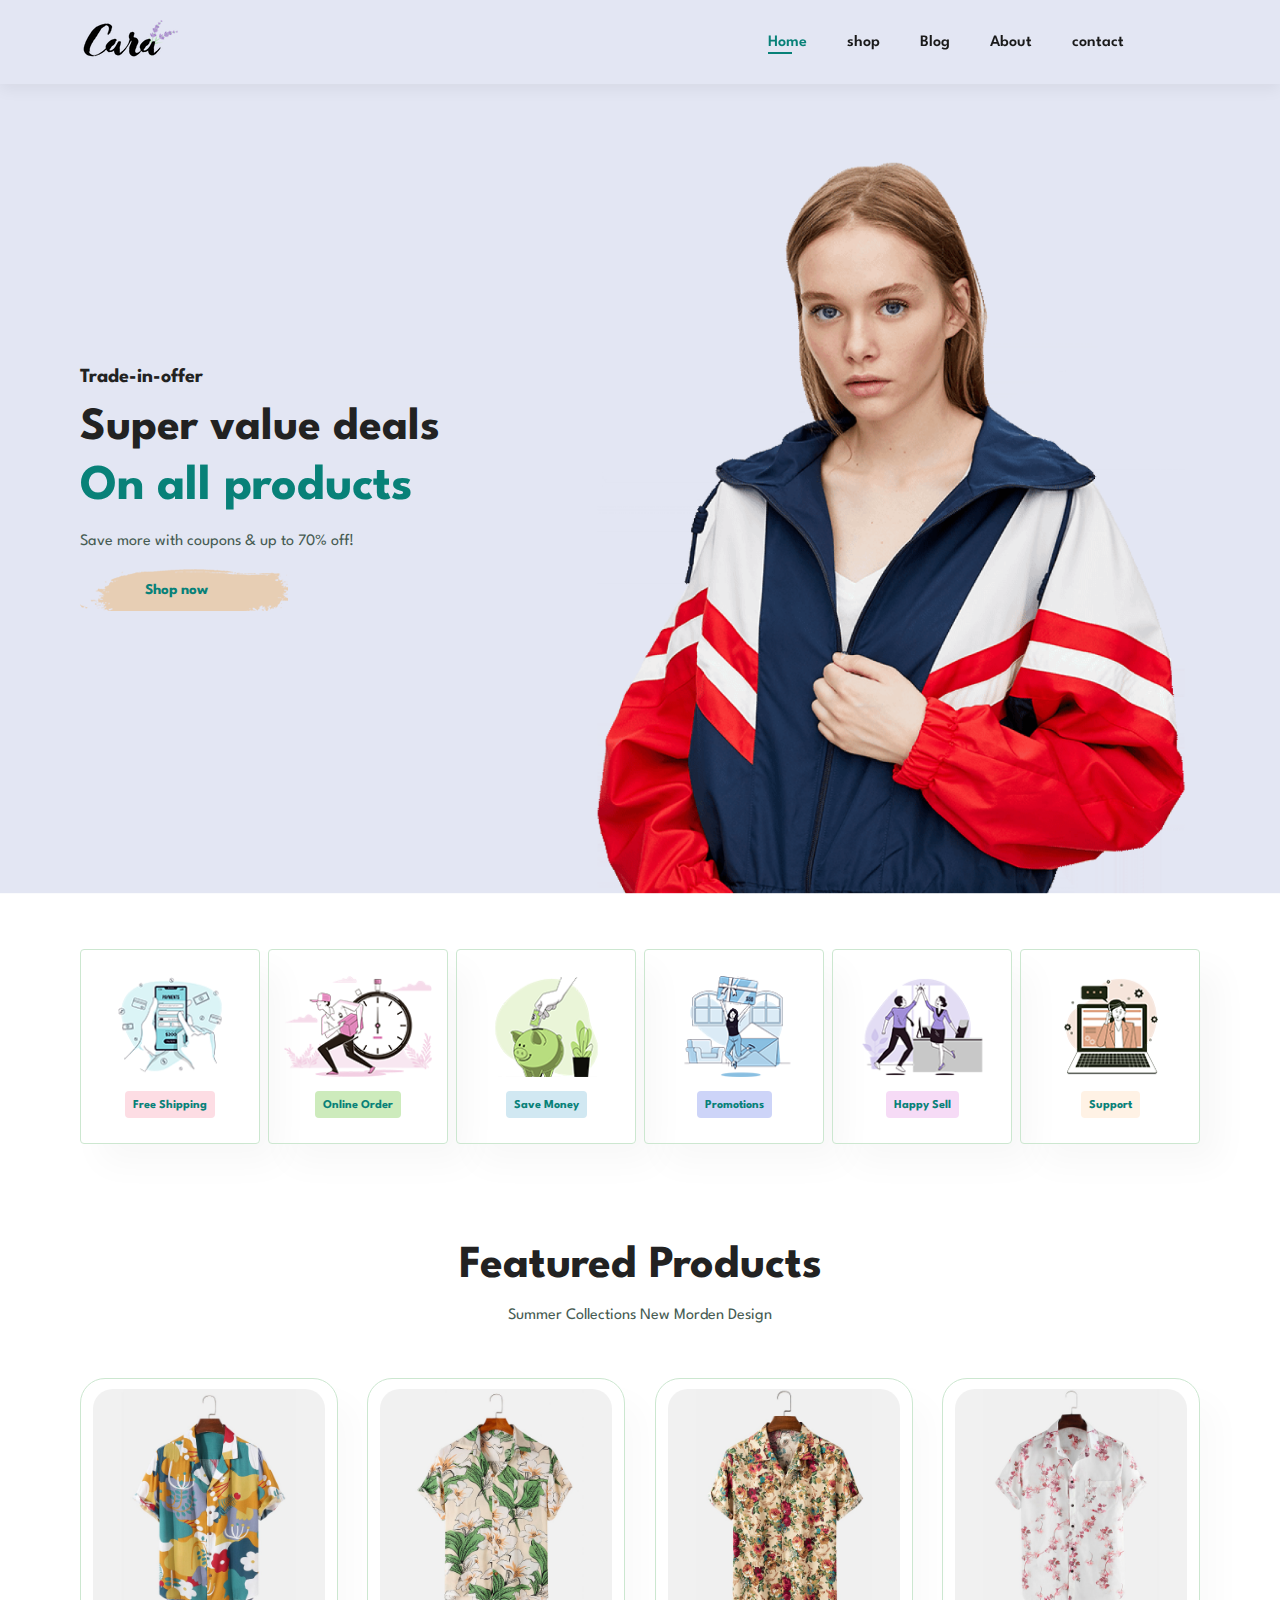
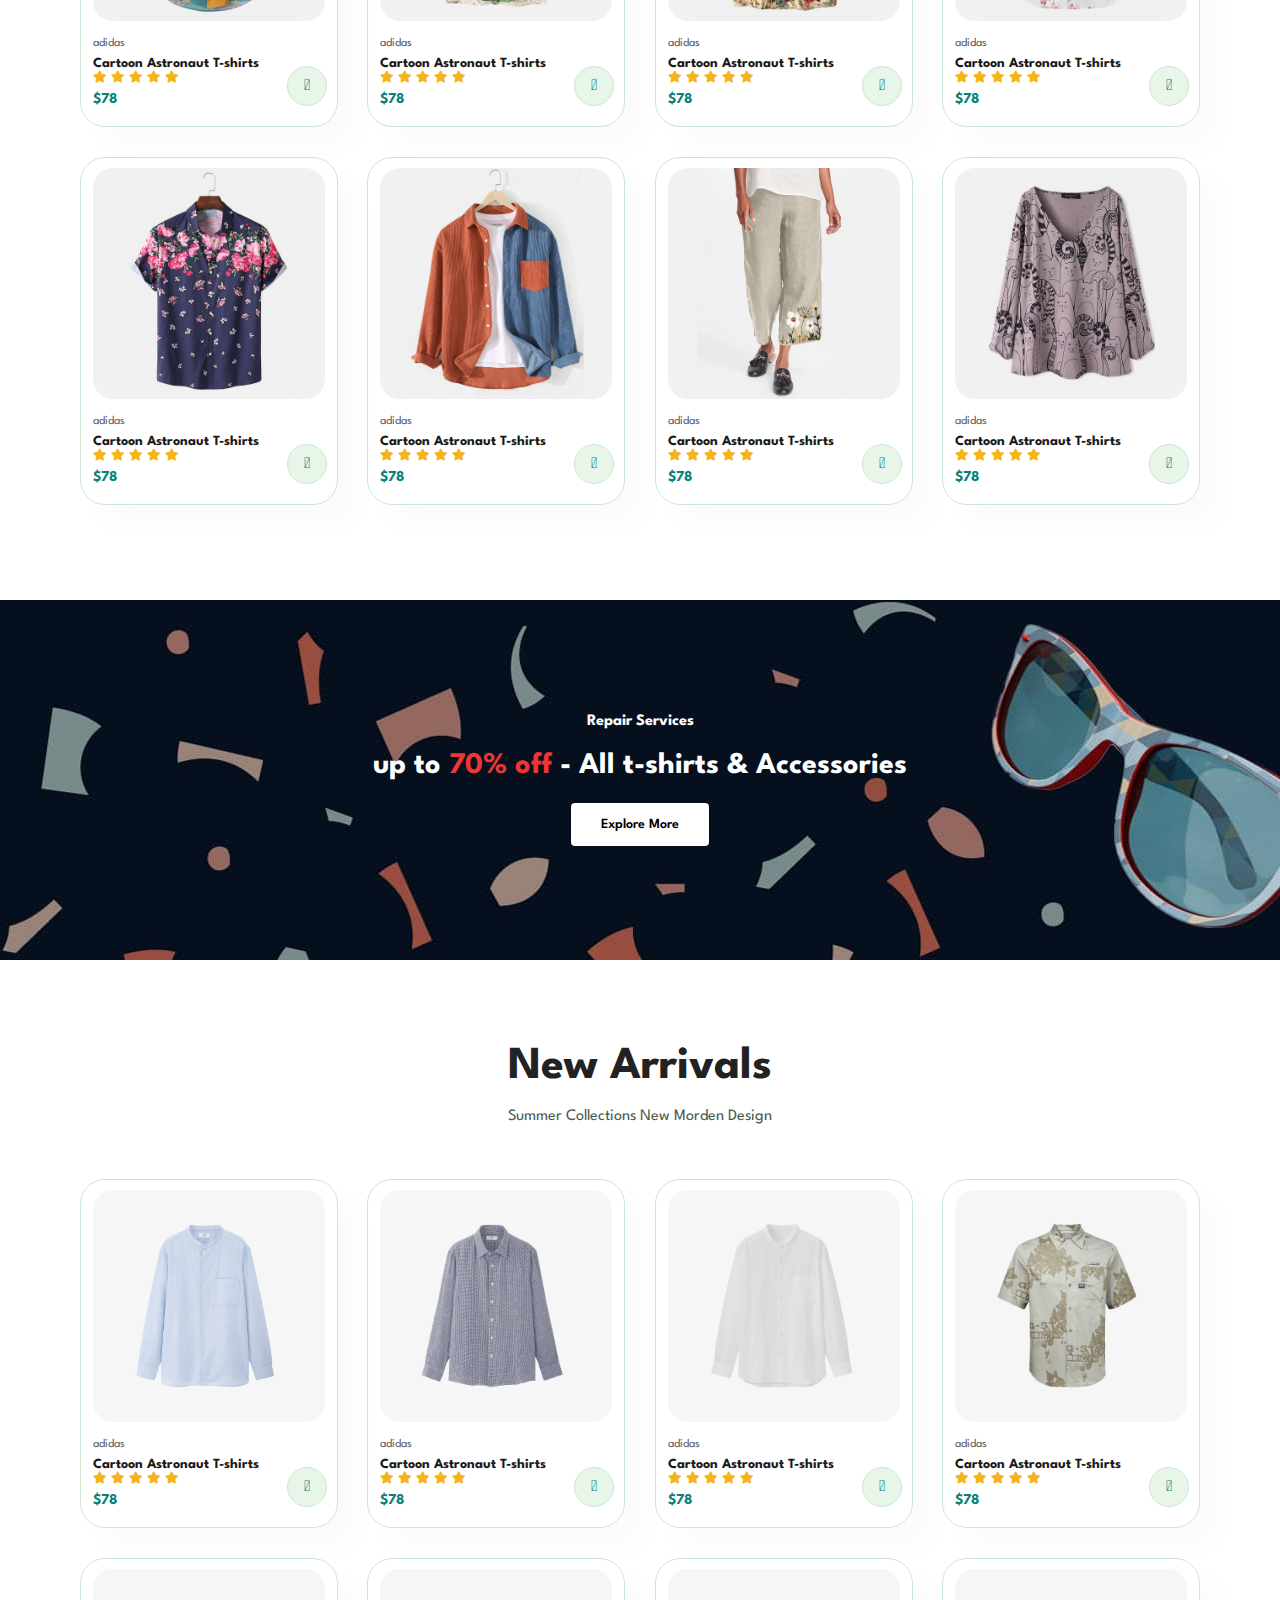
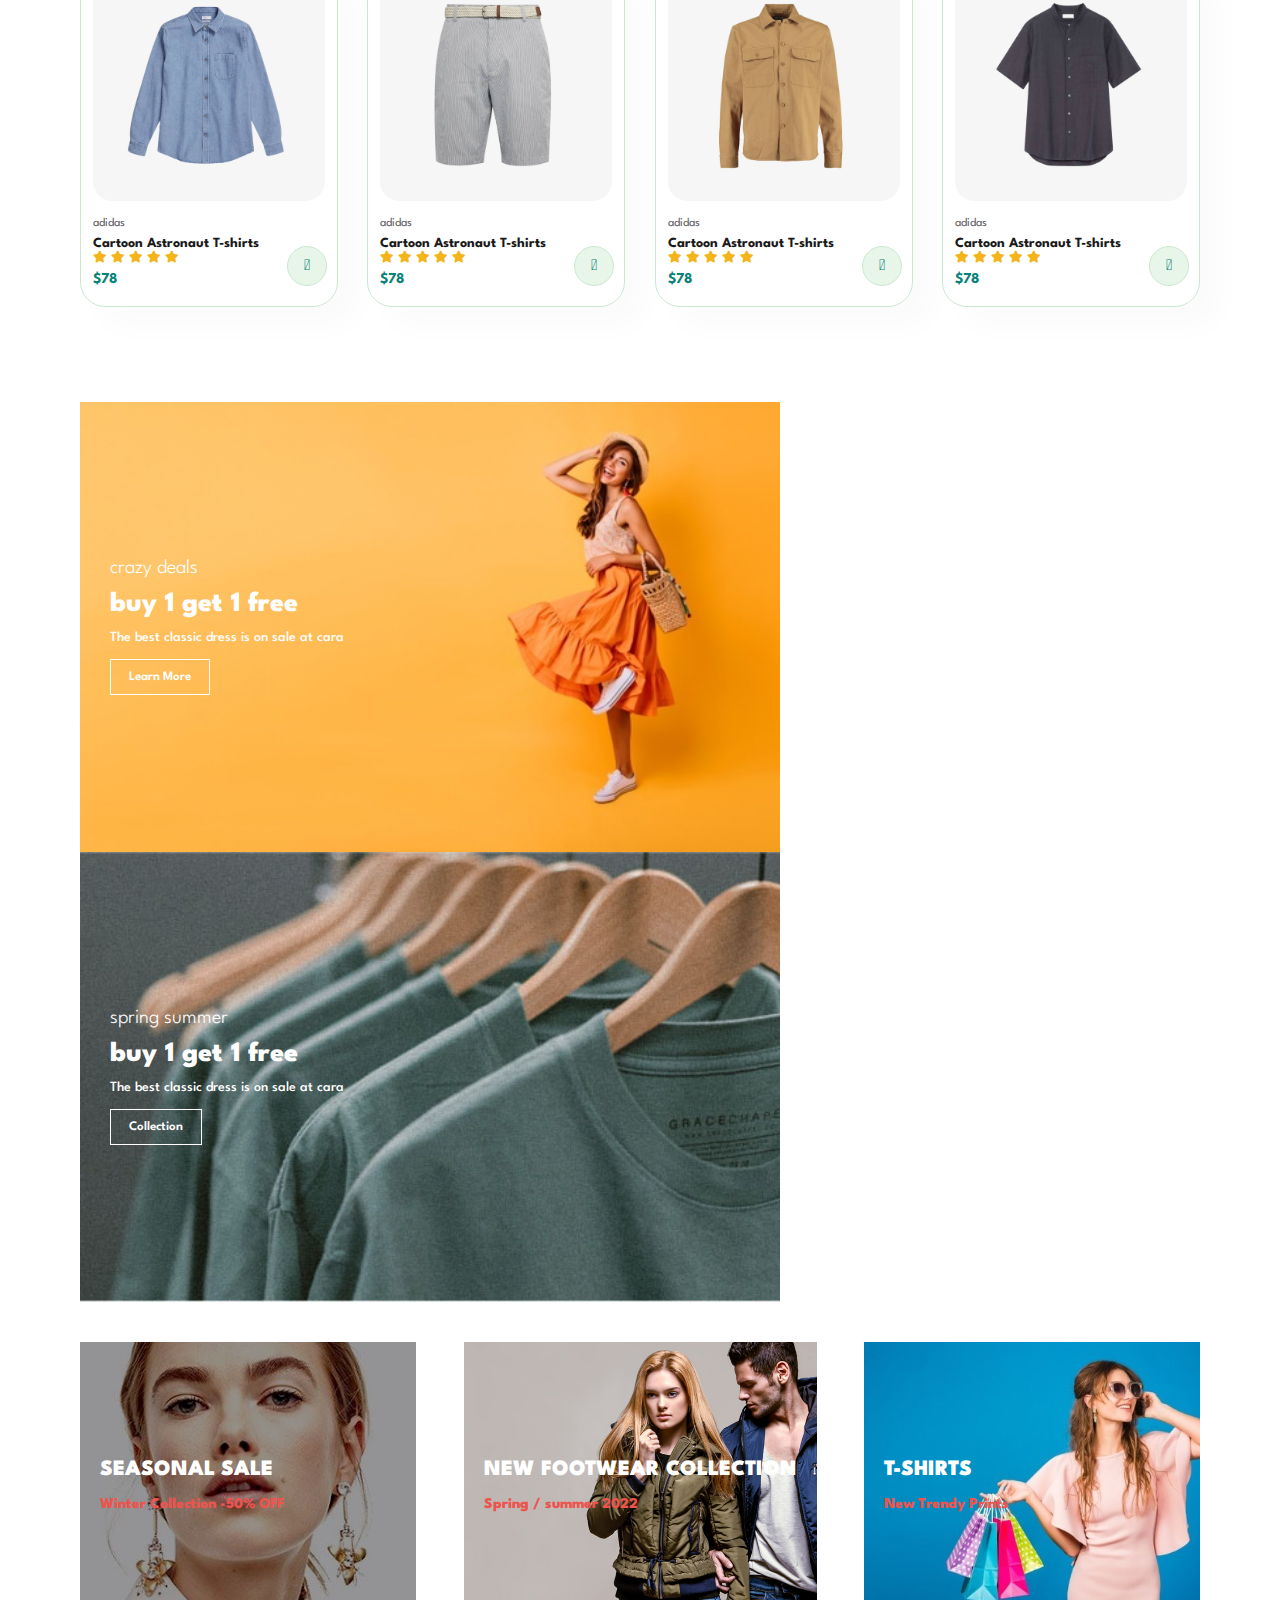
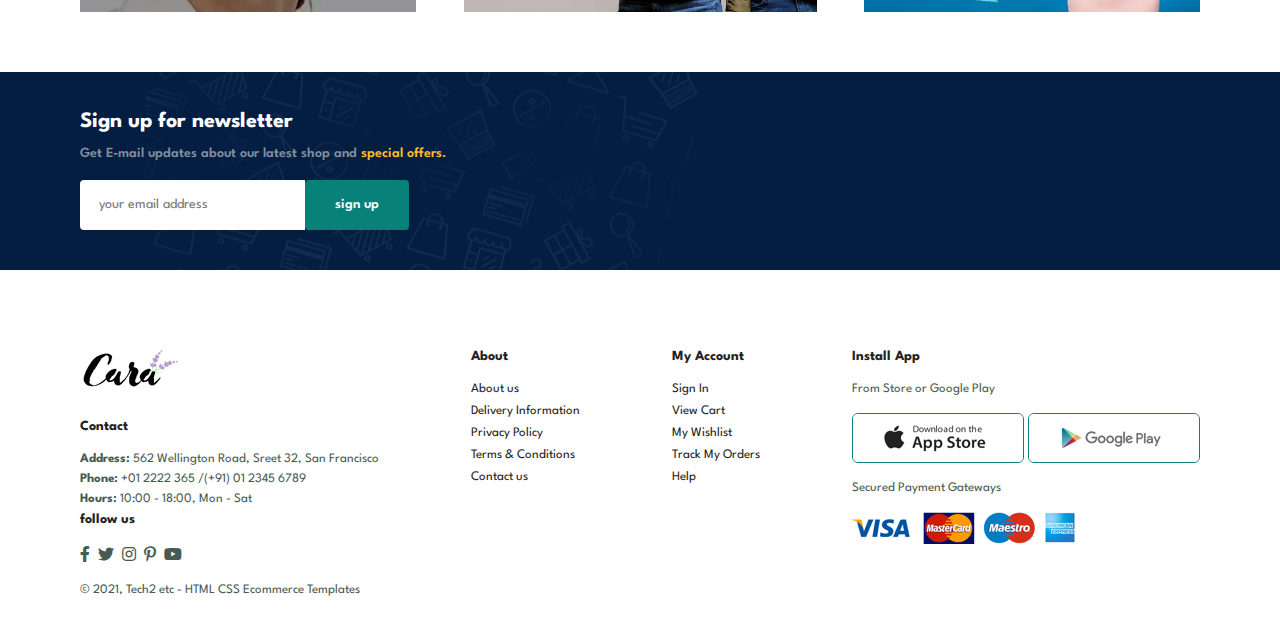
<file: index.html>
<!DOCTYPE html>
<html lang="en">

    <head>
        <meta charset="UTF-8">
        <meta http-equiv="X-UA-Compatible" content="IE=edge">
        <meta name="viewport" content="width=device-width, initial-scale=1.0">
        <title>My Ecommerce</title>
        <link rel="stylesheet" href="https://pro.fontawesome.com/releases/v5.10.0/css/all.css"  />

        <link rel="stylesheet" href="style.css">
    </head>

    <body>
        <section id="header"> 
             <a href ="#"><img src="img/logo.png" class="logo" alt=""></a>

             <div>
                 <ul id="navbar">
                     <li><a class="active" href="index.html">Home</a></li>
                     <li><a href="Shop.html">shop</a></li>
                     <li><a href="blog.html">Blog</a></li>
                     <li><a href="about.html">About</a></li>
                     <li><a href="contact.html">contact</a></li>
                     <li id="lg-bag"><a href="cart.html"><i class="far fa-shopping-bag"></i></a></li>
                     <a href="#" id="close"><i class="far fa-times"></i></a>
                 </ul>
             </div>
             <div id="mobile">
                 <a href="cart.html"><i class="far fa-shopping-bag"></i></a>
                 <i id="bar" class="fas fa-outdent"></i>
             </div>
        </section>

        <section id="hero">
            <h4>Trade-in-offer</h4>
            <h2>Super value deals</h2>
            <h1>On all products</h1>
            <p>Save more with coupons & up to 70% off!</p>
            <button>Shop now</button>
        </section> 
         

    <section id="feature" class="section-p1">
             <div class="fe-box">
                 <img src="img/features/f1.png" alt="">
                 <h6>Free Shipping</h6>
             </div>
             <div class="fe-box">
                <img src="img/features/f2.png" alt="">
                <h6>Online Order</h6>
            </div>
            <div class="fe-box">
                <img src="img/features/f3.png" alt="">
                <h6>Save Money</h6>
            </div>
            <div class="fe-box">
                <img src="img/features/f4.png" alt="">
                <h6>Promotions</h6>
            </div>
            <div class="fe-box">
                <img src="img/features/f5.png" alt="">
                <h6>Happy Sell</h6>
            </div>
            <div class="fe-box">
                <img src="img/features/f6.png" alt="">
                <h6>Support</h6>
            </div>
        </section>

    <section id="product1" class="section-p1">
        <h2>Featured Products</h2>
        <p>Summer Collections New Morden Design</p>
        <div class="pro-container">
        <div class="pro">
                <img src="img/products/f1.jpg" alt="">
            <div class="des">
                 <span>adidas</span>
                 <h5>Cartoon Astronaut T-shirts</h5>
                 <div class="star">
                     <i class="fas fa-star"></i>
                     <i class="fas fa-star"></i>
                     <i class="fas fa-star"></i>
                     <i class="fas fa-star"></i>
                     <i class="fas fa-star"></i>
                 </div>
                 <h4>$78</h4>
            </div>
            <a href="#"><i class="fal fa-shopping-cart cart"></i></a>
            </div>
            <div class="pro">
                <img src="img/products/f2.jpg" alt="">
            <div class="des">
                 <span>adidas</span>
                 <h5>Cartoon Astronaut T-shirts</h5>
                 <div class="star">
                     <i class="fas fa-star"></i>
                     <i class="fas fa-star"></i>
                     <i class="fas fa-star"></i>
                     <i class="fas fa-star"></i>
                     <i class="fas fa-star"></i>
                 </div>
                 <h4>$78</h4>
            </div>
            <a href="#"><i class="fal fa-shopping-cart cart"></i></a>
            </div>
            <div class="pro">
                <img src="img/products/f3.jpg" alt="">
            <div class="des">
                 <span>adidas</span>
                 <h5>Cartoon Astronaut T-shirts</h5>
                 <div class="star">
                     <i class="fas fa-star"></i>
                     <i class="fas fa-star"></i>
                     <i class="fas fa-star"></i>
                     <i class="fas fa-star"></i>
                     <i class="fas fa-star"></i>
                 </div>
                 <h4>$78</h4>
            </div>
            <a href="#"><i class="fal fa-shopping-cart cart"></i></a>
            </div>
            <div class="pro">
                <img src="img/products/f4.jpg" alt="">
            <div class="des">
                 <span>adidas</span>
                 <h5>Cartoon Astronaut T-shirts</h5>
                 <div class="star">
                     <i class="fas fa-star"></i>
                     <i class="fas fa-star"></i>
                     <i class="fas fa-star"></i>
                     <i class="fas fa-star"></i>
                     <i class="fas fa-star"></i>
                 </div>
                 <h4>$78</h4>
            </div>
            <a href="#"><i class="fal fa-shopping-cart cart"></i></a>
            </div>
            <div class="pro">
                <img src="img/products/f5.jpg" alt="">
            <div class="des">
                 <span>adidas</span>
                 <h5>Cartoon Astronaut T-shirts</h5>
                 <div class="star">
                     <i class="fas fa-star"></i>
                     <i class="fas fa-star"></i>
                     <i class="fas fa-star"></i>
                     <i class="fas fa-star"></i>
                     <i class="fas fa-star"></i>
                 </div>
                 <h4>$78</h4>
            </div>
            <a href="#"><i class="fal fa-shopping-cart cart"></i></a>
            </div>
            <div class="pro">
                <img src="img/products/f6.jpg" alt="">
            <div class="des">
                 <span>adidas</span>
                 <h5>Cartoon Astronaut T-shirts</h5>
                 <div class="star">
                     <i class="fas fa-star"></i>
                     <i class="fas fa-star"></i>
                     <i class="fas fa-star"></i>
                     <i class="fas fa-star"></i>
                     <i class="fas fa-star"></i>
                 </div>
                 <h4>$78</h4>
            </div>
            <a href="#"><i class="fal fa-shopping-cart cart"></i></a>
            </div>
            <div class="pro">
                <img src="img/products/f7.jpg" alt="">
            <div class="des">
                 <span>adidas</span>
                 <h5>Cartoon Astronaut T-shirts</h5>
                 <div class="star">
                     <i class="fas fa-star"></i>
                     <i class="fas fa-star"></i>
                     <i class="fas fa-star"></i>
                     <i class="fas fa-star"></i>
                     <i class="fas fa-star"></i>
                 </div>
                 <h4>$78</h4>
            </div>
            <a href="#"><i class="fal fa-shopping-cart cart"></i></a>
            </div>
            <div class="pro">
                <img src="img/products/f8.jpg" alt="">
            <div class="des">
                 <span>adidas</span>
                 <h5>Cartoon Astronaut T-shirts</h5>
                 <div class="star">
                     <i class="fas fa-star"></i>
                     <i class="fas fa-star"></i>
                     <i class="fas fa-star"></i>
                     <i class="fas fa-star"></i>
                     <i class="fas fa-star"></i>
                 </div>
                 <h4>$78</h4>
            </div>
            <a href="#"><i class="fal fa-shopping-cart cart"></i></a>
            </div>
        </div>
    </section>

    <section id="banner" class="section-m1">
         <h4>Repair Services</h4>
         <h2>up to <span>70% off</span> - All t-shirts & Accessories</h2>
          <button class="normal">Explore More</button>
    </section>

    <section id="product1" class="section-p1">
        <h2>New Arrivals</h2>
        <p>Summer Collections New Morden Design</p>
        <div class="pro-container">
        <div class="pro">
                <img src="img/products/n1.jpg" alt="">
            <div class="des">
                 <span>adidas</span>
                 <h5>Cartoon Astronaut T-shirts</h5>
                 <div class="star">
                     <i class="fas fa-star"></i>
                     <i class="fas fa-star"></i>
                     <i class="fas fa-star"></i>
                     <i class="fas fa-star"></i>
                     <i class="fas fa-star"></i>
                 </div>
                 <h4>$78</h4>
            </div>
            <a href="#"><i class="fal fa-shopping-cart cart"></i></a>
            </div>
            <div class="pro">
                <img src="img/products/n2.jpg" alt="">
            <div class="des">
                 <span>adidas</span>
                 <h5>Cartoon Astronaut T-shirts</h5>
                 <div class="star">
                     <i class="fas fa-star"></i>
                     <i class="fas fa-star"></i>
                     <i class="fas fa-star"></i>
                     <i class="fas fa-star"></i>
                     <i class="fas fa-star"></i>
                 </div>
                 <h4>$78</h4>
            </div>
            <a href="#"><i class="fal fa-shopping-cart cart"></i></a>
            </div>
            <div class="pro">
                <img src="img/products/n3.jpg" alt="">
            <div class="des">
                 <span>adidas</span>
                 <h5>Cartoon Astronaut T-shirts</h5>
                 <div class="star">
                     <i class="fas fa-star"></i>
                     <i class="fas fa-star"></i>
                     <i class="fas fa-star"></i>
                     <i class="fas fa-star"></i>
                     <i class="fas fa-star"></i>
                 </div>
                 <h4>$78</h4>
            </div>
            <a href="#"><i class="fal fa-shopping-cart cart"></i></a>
            </div>
            <div class="pro">
                <img src="img/products/n4.jpg" alt="">
            <div class="des">
                 <span>adidas</span>
                 <h5>Cartoon Astronaut T-shirts</h5>
                 <div class="star">
                     <i class="fas fa-star"></i>
                     <i class="fas fa-star"></i>
                     <i class="fas fa-star"></i>
                     <i class="fas fa-star"></i>
                     <i class="fas fa-star"></i>
                 </div>
                 <h4>$78</h4>
            </div>
            <a href="#"><i class="fal fa-shopping-cart cart"></i></a>
            </div>
            <div class="pro">
                <img src="img/products/n5.jpg" alt="">
            <div class="des">
                 <span>adidas</span>
                 <h5>Cartoon Astronaut T-shirts</h5>
                 <div class="star">
                     <i class="fas fa-star"></i>
                     <i class="fas fa-star"></i>
                     <i class="fas fa-star"></i>
                     <i class="fas fa-star"></i>
                     <i class="fas fa-star"></i>
                 </div>
                 <h4>$78</h4>
            </div>
            <a href="#"><i class="fal fa-shopping-cart cart"></i></a>
            </div>
            <div class="pro">
                <img src="img/products/n6.jpg" alt="">
            <div class="des">
                 <span>adidas</span>
                 <h5>Cartoon Astronaut T-shirts</h5>
                 <div class="star">
                     <i class="fas fa-star"></i>
                     <i class="fas fa-star"></i>
                     <i class="fas fa-star"></i>
                     <i class="fas fa-star"></i>
                     <i class="fas fa-star"></i>
                 </div>
                 <h4>$78</h4>
            </div>
            <a href="#"><i class="fal fa-shopping-cart cart"></i></a>
            </div>
            <div class="pro">
                <img src="img/products/n7.jpg" alt="">
            <div class="des">
                 <span>adidas</span>
                 <h5>Cartoon Astronaut T-shirts</h5>
                 <div class="star">
                     <i class="fas fa-star"></i>
                     <i class="fas fa-star"></i>
                     <i class="fas fa-star"></i>
                     <i class="fas fa-star"></i>
                     <i class="fas fa-star"></i>
                 </div>
                 <h4>$78</h4>
            </div>
            <a href="#"><i class="fal fa-shopping-cart cart"></i></a>
            </div>
            <div class="pro">
                <img src="img/products/n8.jpg" alt="">
            <div class="des">
                 <span>adidas</span>
                 <h5>Cartoon Astronaut T-shirts</h5>
                 <div class="star">
                     <i class="fas fa-star"></i>
                     <i class="fas fa-star"></i>
                     <i class="fas fa-star"></i>
                     <i class="fas fa-star"></i>
                     <i class="fas fa-star"></i>
                 </div>
                 <h4>$78</h4>
            </div>
            <a href="#"><i class="fal fa-shopping-cart cart"></i></a>
            </div>
        </div>
    </section>

    <section id="sm-banner" class="section-p1">
        <div class="banner-box">
            <h4>crazy deals</h4>
            <h2>buy 1 get 1 free</h2>
            <span>The best classic dress is on sale at cara</span>
            <button class="white">Learn More</button>
        </div> 
        <div class="banner-box banner-box2">
            <h4>spring summer</h4>
            <h2>buy 1 get 1 free</h2>
            <span>The best classic dress is on sale at cara</span>
            <button class="white">Collection</button>
        </div>
    </section>
    
    <section id="banner3">
        <div class="banner-box">
            <h2>SEASONAL SALE</h2>
            <h3>Winter Collection -50% OFF</h3>
           </div> 
           <div class="banner-box banner-box2">
            <h2>NEW FOOTWEAR COLLECTION</h2>
            <h3>Spring / summer 2022</h3>
           </div> 
           <div class="banner-box banner-box3">
            <h2>T-SHIRTS</h2>
            <h3>New Trendy Prints</h3>
           </div> 
    </section>

  <section id="newsletter" class="section-p1 section-m1">
      <div class="newstext">
        <h4>Sign up for newsletter</h4>
        <p>Get E-mail updates about our latest shop and <span>special offers.</span> </p>
        <div class="form">
            <input type="text" placeholder="your email address">
            <button class="normal">sign up</button>
        </div>
      </div>

  </section>
  
  <footer class="section-p1">
     <div class="col">
         <img class="logo" src="img/logo.png" alt="">
         <h4>Contact</h4>
         <p><strong>Address:</strong> 562 Wellington Road, Sreet 32, San Francisco</p>
         <p><strong>Phone:</strong> +01 2222 365 /(+91) 01 2345 6789</p>
         <p><strong>Hours:</strong> 10:00 - 18:00, Mon - Sat</p>
         <div class="follow">
             <h4>follow us</h4>
             <div class="icon">
                 <i class="fab fa-facebook-f"></i>
                 <i class="fab fa-twitter"></i>
                 <i class="fab fa-instagram"></i>
                 <i class="fab fa-pinterest-p"></i>
                 <i class="fab fa-youtube"></i>
             </div>
         </div>
     </div>

 <div class="col">
     <h4>About</h4>
     <a href="#">About us</a>
     <a href="#">Delivery Information</a>
     <a href="#">Privacy Policy</a>
     <a href="#">Terms & Conditions</a>
     <a href="#">Contact us</a>
 </div>

 <div class="col">
    <h4>My Account</h4>
    <a href="#">Sign In</a>
    <a href="#">View Cart</a>
    <a href="#">My Wishlist</a>
    <a href="#">Track My Orders</a>
    <a href="#">Help</a>
</div>

<div class="col install">
    <h4>Install App</h4>
    <p>From Store or Google Play</p>
    <div class="row">
        <img src="img/pay/app.jpg" alt="">
        <img src="img/pay/play.jpg" alt="">
    </div>
    <p>Secured Payment Gateways</p>
    <img src="img/pay/pay.png" alt="">
</div>

<div class="coyright">
    <p>© 2021, Tech2 etc - HTML CSS Ecommerce Templates</p>
</div>
  </footer>


        <script src="script.js"></script>
    </body>

</html>
</file>
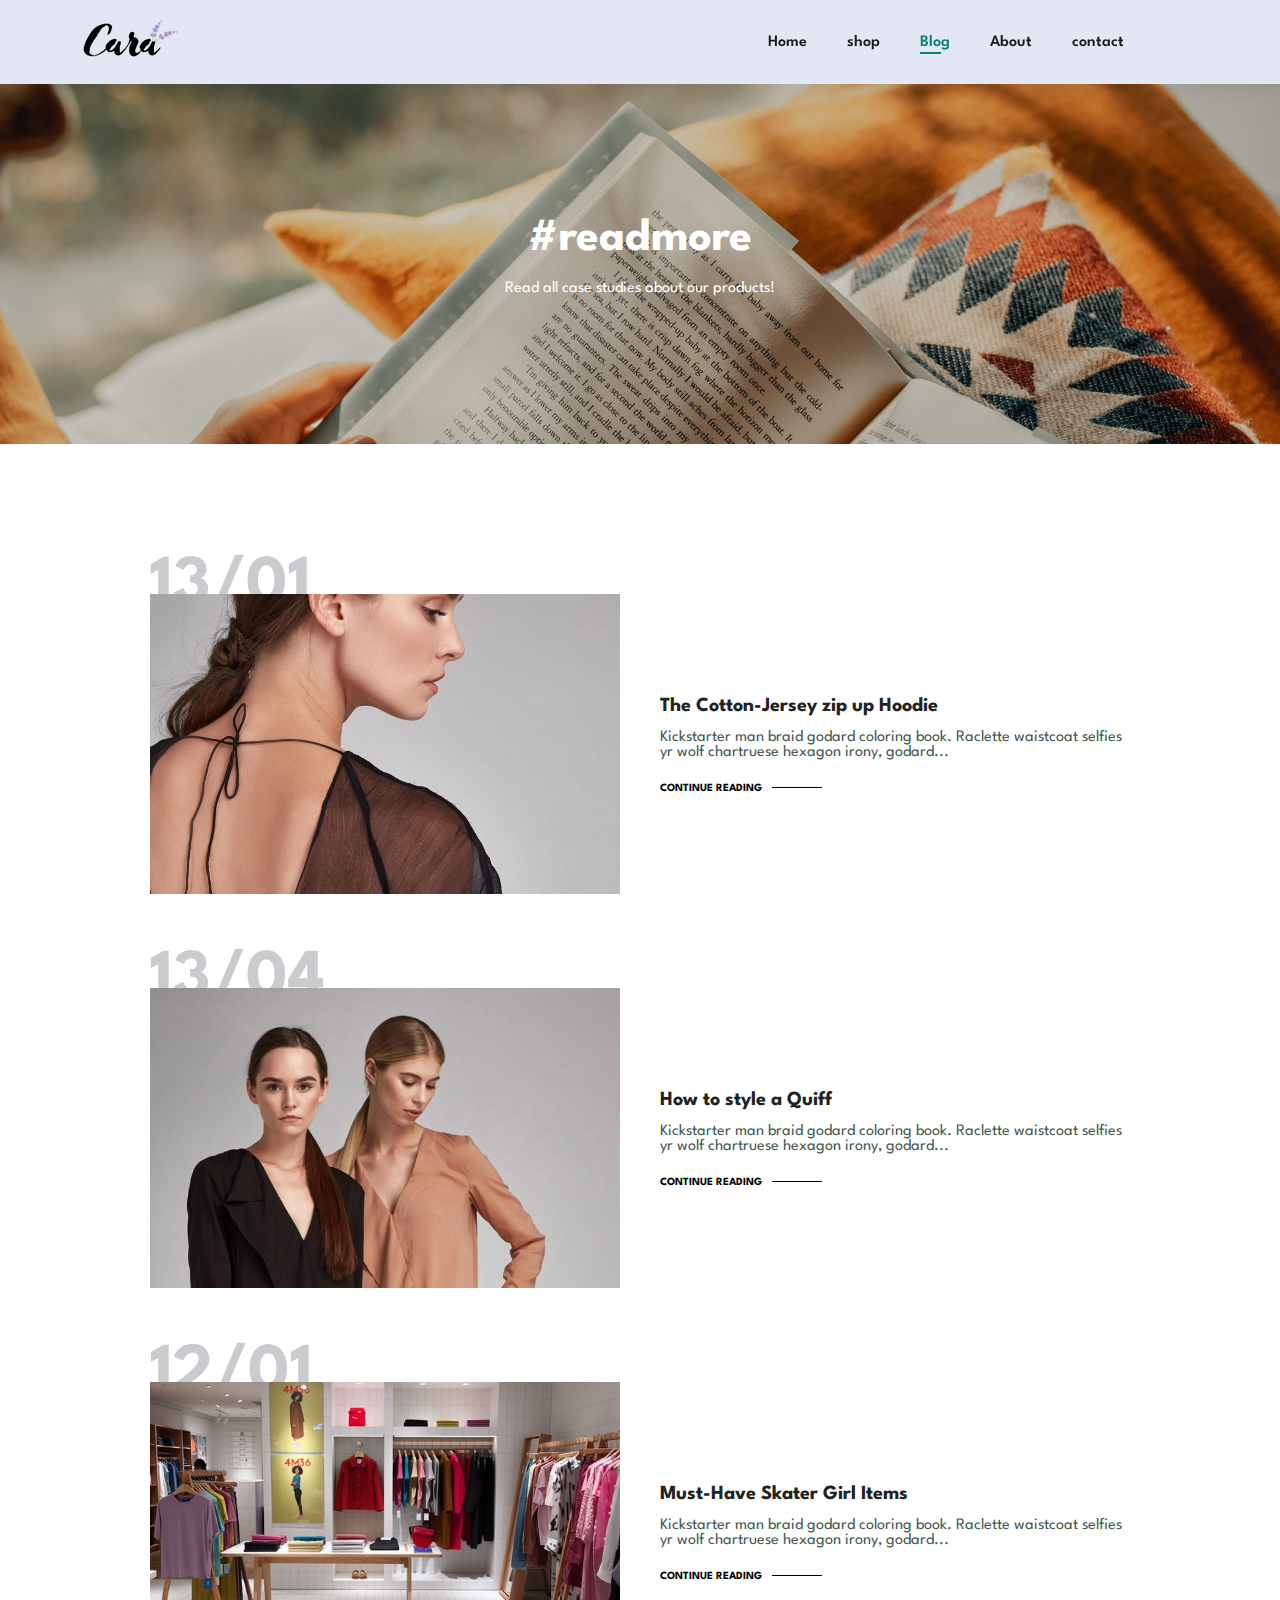
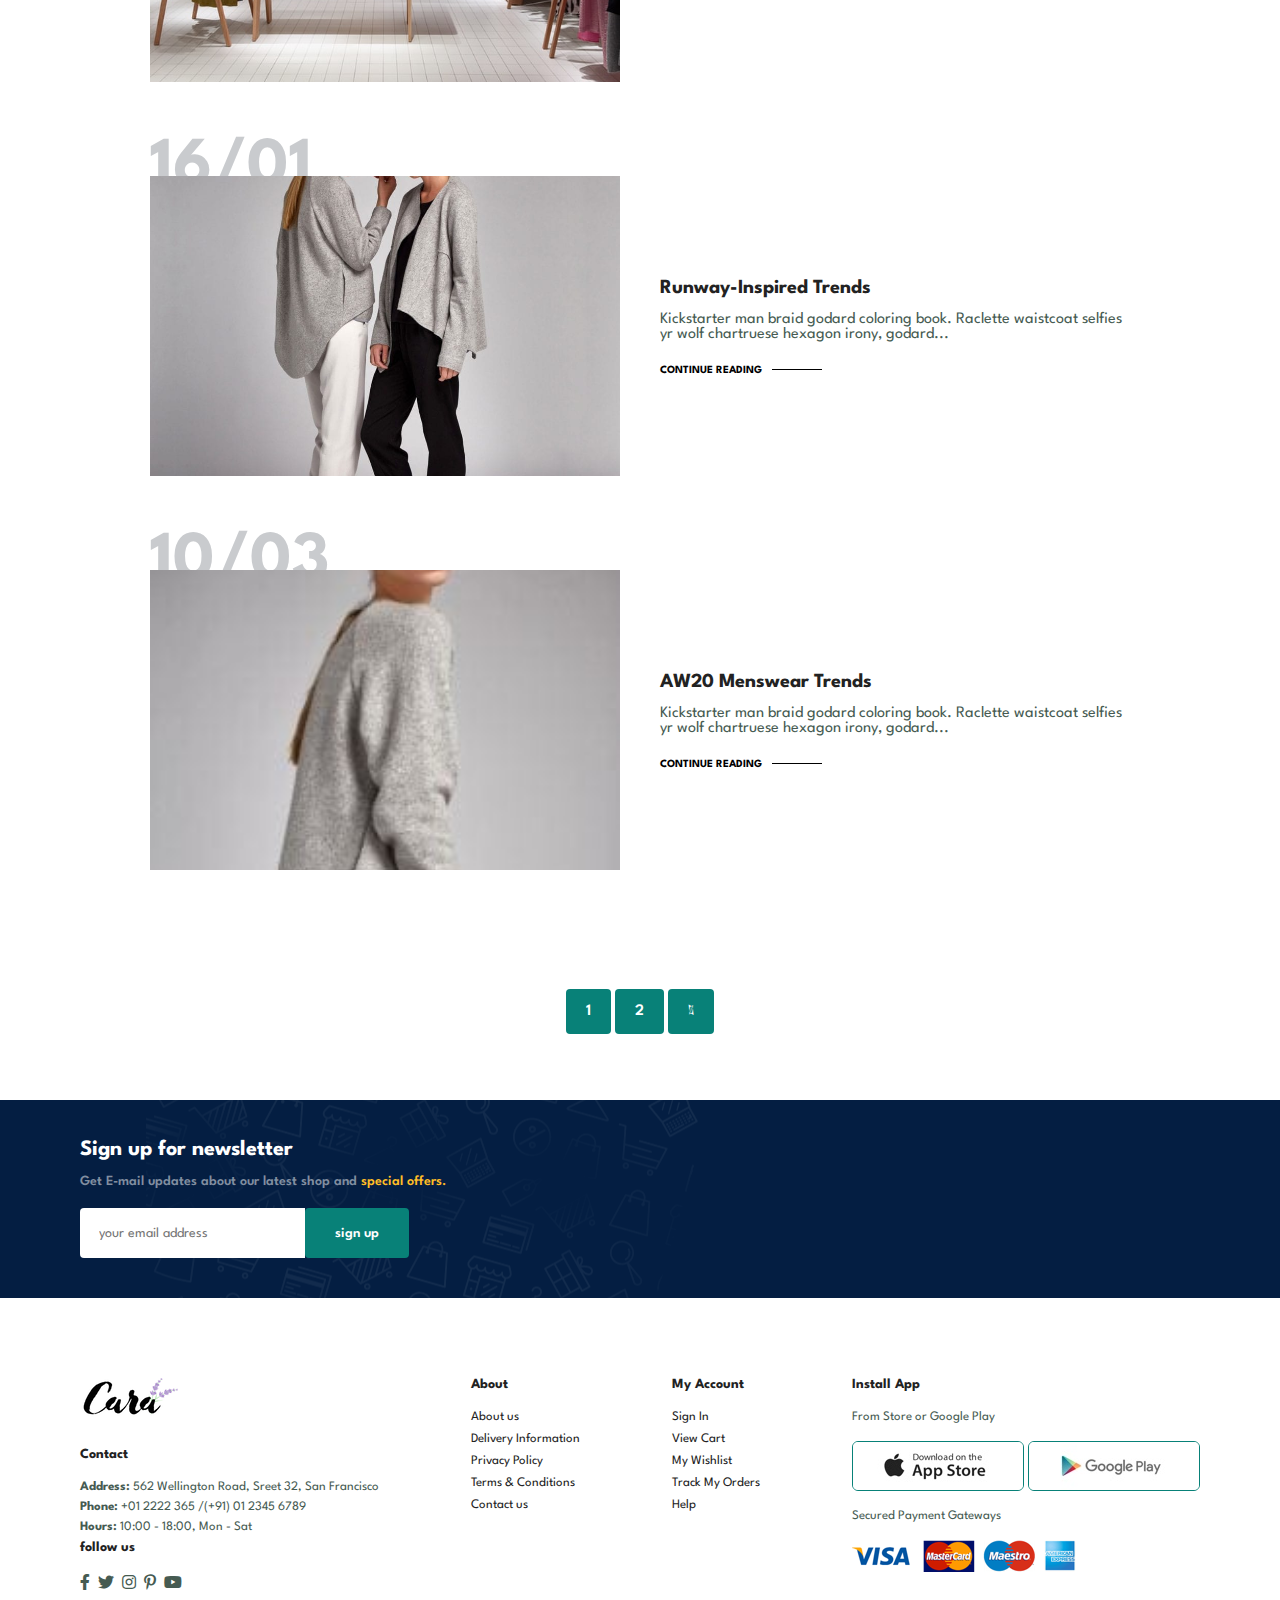
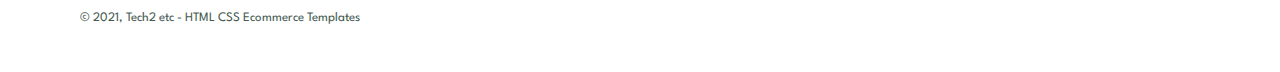
<file: blog.html>
<!DOCTYPE html>
<html lang="en">

    <head>
        <meta charset="UTF-8">
        <meta http-equiv="X-UA-Compatible" content="IE=edge">
        <meta name="viewport" content="width=device-width, initial-scale=1.0">
        <title>My Ecommerce</title>
        <link rel="stylesheet" href="https://pro.fontawesome.com/releases/v5.10.0/css/all.css"  />

        <link rel="stylesheet" href="style.css">
    </head>

    <body>
        <section id="header"> 
             <a href ="#"><img src="img/logo.png" class="logo" alt=""></a>

             <div>
                 <ul id="navbar">
                     <li><a  href="index.html">Home</a></li>
                     <li><a href="Shop.html">shop</a></li>
                     <li><a class="active" href="blog.html">Blog</a></li>
                     <li><a href="about.html">About</a></li>
                     <li><a href="contact.html">contact</a></li>
                     <li id="lg-bag"><a href="cart.html"><i class="far fa-shopping-bag"></i></a></li>
                     <a href="#" id="close"><i class="far fa-times"></i></a>
                 </ul>
             </div>
             <div id="mobile">
                 <a href="cart.html"><i class="far fa-shopping-bag"></i></a>
                 <i id="bar" class="fas fa-outdent"></i>
             </div>
        </section>

        <section id="page-header" class="blog-header"> 
            <h2>#readmore</h2>  

            <p>Read all case studies about our products!</p>  

        </section>   
        
      <section id="blog">
        <div class="blog-box">
          <div class="blog-img">
            <img src="img/blog/b1.jpg" alt="">
              </div> 
              <div class="blog-details">
                  <h4>The Cotton-Jersey zip up Hoodie</h4>
                  <p>Kickstarter man braid godard coloring book. Raclette waistcoat selfies yr wolf chartruese hexagon irony, godard...</p>
                  <a href="#">CONTINUE READING</a>
              </div>  
              <h1>13/01</h1>         
          </div>
          <div class="blog-box">
            <div class="blog-img">
              <img src="img/blog/b2.jpg" alt="">
                </div> 
                <div class="blog-details">
                    <h4>How to style a Quiff</h4>
                    <p>Kickstarter man braid godard coloring book. Raclette waistcoat selfies yr wolf chartruese hexagon irony, godard...</p>
                    <a href="#">CONTINUE READING</a>
                </div>  
                <h1>13/04</h1>         
            </div>
            <div class="blog-box">
                <div class="blog-img">
                  <img src="img/blog/b3.jpg" alt="">
                    </div> 
                    <div class="blog-details">
                        <h4>Must-Have Skater Girl Items</h4>
                        <p>Kickstarter man braid godard coloring book. Raclette waistcoat selfies yr wolf chartruese hexagon irony, godard...</p>
                        <a href="#">CONTINUE READING</a>
                    </div>  
                    <h1>12/01</h1>         
                </div>
                <div class="blog-box">
                    <div class="blog-img">
                      <img src="img/blog/b4.jpg" alt="">
                        </div> 
                        <div class="blog-details">
                            <h4>Runway-Inspired Trends</h4>
                            <p>Kickstarter man braid godard coloring book. Raclette waistcoat selfies yr wolf chartruese hexagon irony, godard...</p>
                            <a href="#">CONTINUE READING</a>
                        </div>  
                        <h1>16/01</h1>         
                    </div>
                    <div class="blog-box">
                        <div class="blog-img">
                          <img src="img/blog/b5.jpg" alt="">
                            </div> 
                            <div class="blog-details">
                                <h4>AW20 Menswear Trends</h4>
                                <p>Kickstarter man braid godard coloring book. Raclette waistcoat selfies yr wolf chartruese hexagon irony, godard...</p>
                                <a href="#">CONTINUE READING</a>
                            </div>  
                            <h1>10/03</h1>         
                        </div>
      </section>  

       <section id="pagination" class="section-p1">
         <a href="#">1</a>
         <a href="#">2</a>
         <a href="#"><i class="fal fa-long-arrow-alt-right"></i></a>
       </section>
   

  <section id="newsletter" class="section-p1 section-m1">
      <div class="newstext">
        <h4>Sign up for newsletter</h4>
        <p>Get E-mail updates about our latest shop and <span>special offers.</span> </p>
        <div class="form">
            <input type="text" placeholder="your email address">
            <button class="normal">sign up</button>
        </div>
      </div>

  </section>
  
  <footer class="section-p1">
     <div class="col">
         <img class="logo" src="img/logo.png" alt="">
         <h4>Contact</h4>
         <p><strong>Address:</strong> 562 Wellington Road, Sreet 32, San Francisco</p>
         <p><strong>Phone:</strong> +01 2222 365 /(+91) 01 2345 6789</p>
         <p><strong>Hours:</strong> 10:00 - 18:00, Mon - Sat</p>
         <div class="follow">
             <h4>follow us</h4>
             <div class="icon">
                 <i class="fab fa-facebook-f"></i>
                 <i class="fab fa-twitter"></i>
                 <i class="fab fa-instagram"></i>
                 <i class="fab fa-pinterest-p"></i>
                 <i class="fab fa-youtube"></i>
             </div>
         </div>
     </div>

 <div class="col">
     <h4>About</h4>
     <a href="#">About us</a>
     <a href="#">Delivery Information</a>
     <a href="#">Privacy Policy</a>
     <a href="#">Terms & Conditions</a>
     <a href="#">Contact us</a>
 </div>

 <div class="col">
    <h4>My Account</h4>
    <a href="#">Sign In</a>
    <a href="#">View Cart</a>
    <a href="#">My Wishlist</a>
    <a href="#">Track My Orders</a>
    <a href="#">Help</a>
</div>

<div class="col install">
    <h4>Install App</h4>
    <p>From Store or Google Play</p>
    <div class="row">
        <img src="img/pay/app.jpg" alt="">
        <img src="img/pay/play.jpg" alt="">
    </div>
    <p>Secured Payment Gateways</p>
    <img src="img/pay/pay.png" alt="">
</div>

<div class="coyright">
    <p>© 2021, Tech2 etc - HTML CSS Ecommerce Templates</p>
</div>
  </footer>


        <script src="script.js"></script>
    </body>

</html>
</file>
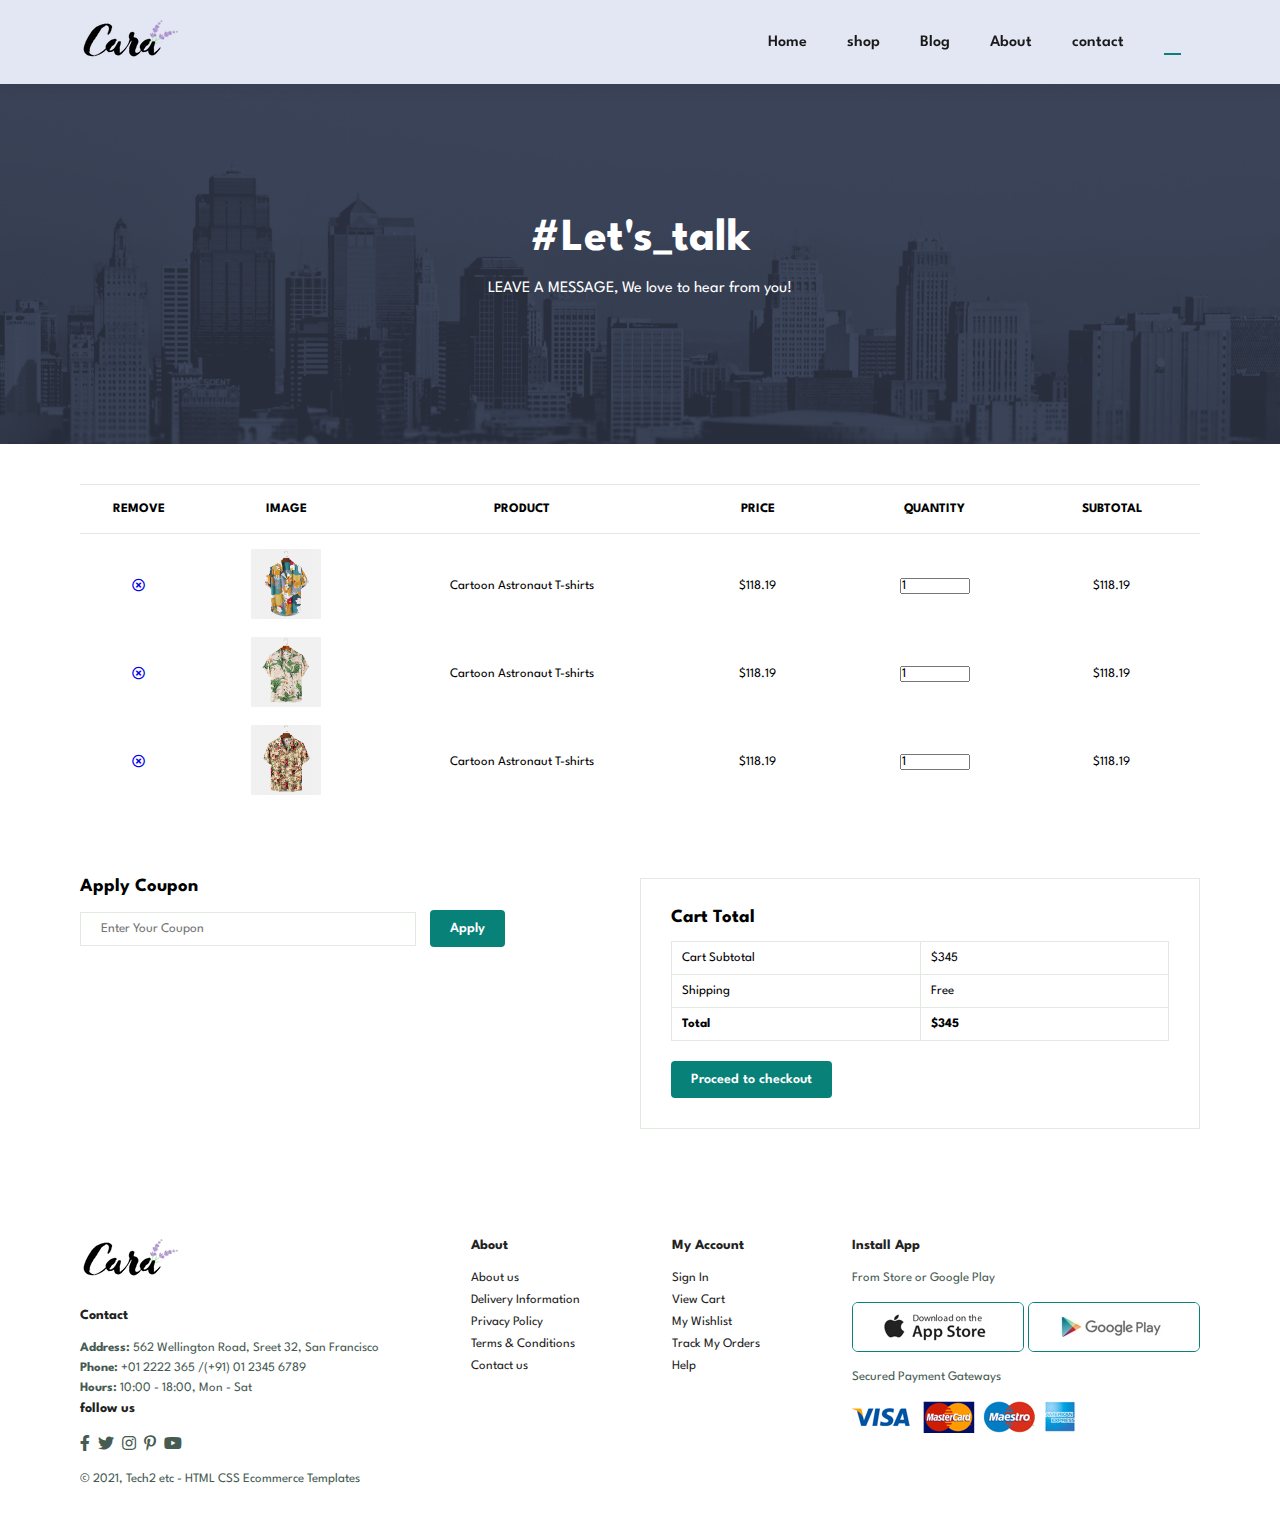
<file: cart.html>
<!DOCTYPE html>
<html lang="en">

    <head>
        <meta charset="UTF-8">
        <meta http-equiv="X-UA-Compatible" content="IE=edge">
        <meta name="viewport" content="width=device-width, initial-scale=1.0">
        <title>My Ecommerce</title>
        <link rel="stylesheet" href="https://pro.fontawesome.com/releases/v5.10.0/css/all.css"  />

        <link rel="stylesheet" href="style.css">
    </head>

    <body>
        <section id="header"> 
             <a href ="#"><img src="img/logo.png" class="logo" alt=""></a>

             <div>
                 <ul id="navbar">
                     <li><a  href="index.html">Home</a></li>
                     <li><a href="Shop.html">shop</a></li>
                     <li><a href="blog.html">Blog</a></li>
                     <li><a  href="about.html">About</a></li>
                     <li><a href="contact.html">contact</a></li>
                     <li id="lg-bag"><a class="active" href="cart.html"><i class="far fa-shopping-bag"></i></a></li>
                     <a href="#" id="close"><i class="far fa-times"></i></a>
                 </ul>
             </div>
             <div id="mobile">
                 <a href="cart.html"><i class="far fa-shopping-bag"></i></a>
                 <i id="bar" class="fas fa-outdent"></i>
             </div>
        </section>

        <section id="page-header" class="about-header"> 
            <h2>#Let's_talk</h2>  

            <p>LEAVE A MESSAGE, We love to hear from you!</p>  

        </section>  
        
        <section id="cart" class="section-p1">
            <table width="100%">
                <thead>
                    <tr>
                    <td>Remove</td>
                    <td>Image</td>
                    <td>Product</td>
                    <td>Price</td>
                    <td>Quantity</td>
                    <td>Subtotal</td> 
                    </tr>
                </thead>
                <tbody>
                    <tr>
                        <td><a href="#"><i class="far fa-times-circle"></i></a></td>
                        <td><img src="img/products/f1.jpg" alt=""></td>
                        <td>Cartoon Astronaut T-shirts</td>
                        <td>$118.19</td>
                        <td><input type="number" value="1"></td>
                        <td>$118.19</td>                   
                    </tr>
                    <tr>
                        <td><a href="#"><i class="far fa-times-circle"></i></a></td>
                        <td><img src="img/products/f2.jpg" alt=""></td>
                        <td>Cartoon Astronaut T-shirts</td>
                        <td>$118.19</td>
                        <td><input type="number" value="1"></td>
                        <td>$118.19</td>                   
                    </tr>
                    <tr>
                        <td><a href="#"><i class="far fa-times-circle"></i></a></td>
                        <td><img src="img/products/f3.jpg" alt=""></td>
                        <td>Cartoon Astronaut T-shirts</td>
                        <td>$118.19</td>
                        <td><input type="number" value="1"></td>
                        <td>$118.19</td>                   
                    </tr>
                </tbody>
            </table>
        </section>  

        <section id="cart-add" class="section-p1">
            <div id="coupon">
                <h3>Apply Coupon</h3>
                <div>
                    <input type="text" placeholder="Enter Your Coupon">
                    <button class="normal">Apply</button>
                </div>
            </div>

            <div id="subtotal">
                <h3>Cart Total</h3>
                <table>
                    <tr>
                        <td>Cart Subtotal</td>
                        <td>$345</td>
                    </tr>
                    <tr>
                        <td>Shipping</td>
                        <td>Free</td>
                    </tr>
                    <tr>
                        <td><strong>Total</strong></td>
                        <td><strong>$345</strong></td>
                    </tr>
                </table>
                <button class="normal">Proceed to checkout</button>
            </div>
        </section>
 
          <footer class="section-p1">
     <div class="col">
         <img class="logo" src="img/logo.png" alt="">
         <h4>Contact</h4>
         <p><strong>Address:</strong> 562 Wellington Road, Sreet 32, San Francisco</p>
         <p><strong>Phone:</strong> +01 2222 365 /(+91) 01 2345 6789</p>
         <p><strong>Hours:</strong> 10:00 - 18:00, Mon - Sat</p>
         <div class="follow">
             <h4>follow us</h4>
             <div class="icon">
                 <i class="fab fa-facebook-f"></i>
                 <i class="fab fa-twitter"></i>
                 <i class="fab fa-instagram"></i>
                 <i class="fab fa-pinterest-p"></i>
                 <i class="fab fa-youtube"></i>
             </div>
         </div>
     </div>

 <div class="col">
     <h4>About</h4>
     <a href="#">About us</a>
     <a href="#">Delivery Information</a>
     <a href="#">Privacy Policy</a>
     <a href="#">Terms & Conditions</a>
     <a href="#">Contact us</a>
 </div>

 <div class="col">
    <h4>My Account</h4>
    <a href="#">Sign In</a>
    <a href="#">View Cart</a>
    <a href="#">My Wishlist</a>
    <a href="#">Track My Orders</a>
    <a href="#">Help</a>
</div>

<div class="col install">
    <h4>Install App</h4>
    <p>From Store or Google Play</p>
    <div class="row">
        <img src="img/pay/app.jpg" alt="">
        <img src="img/pay/play.jpg" alt="">
    </div>
    <p>Secured Payment Gateways</p>
    <img src="img/pay/pay.png" alt="">
</div>

<div class="coyright">
    <p>© 2021, Tech2 etc - HTML CSS Ecommerce Templates</p>
</div>
          </footer>


        <script src="script.js"></script>
    </body>

</html>
</file>
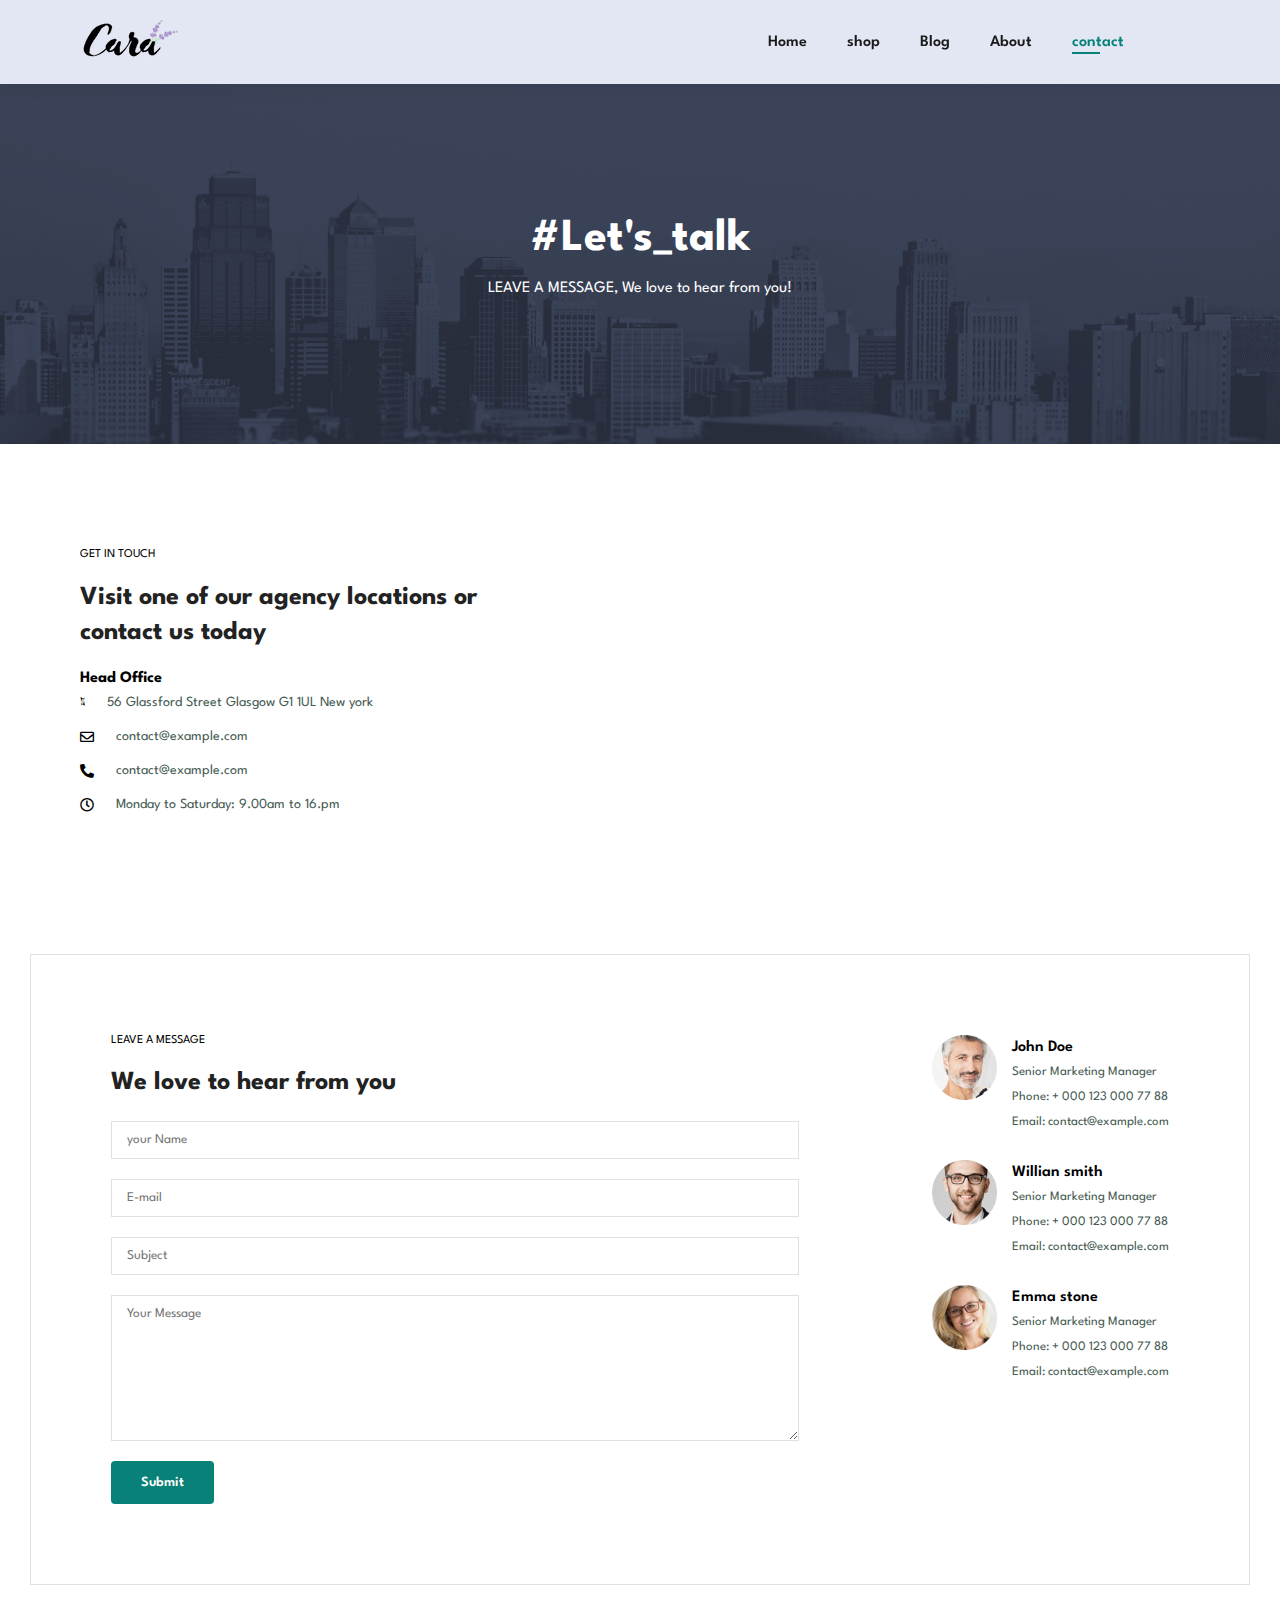
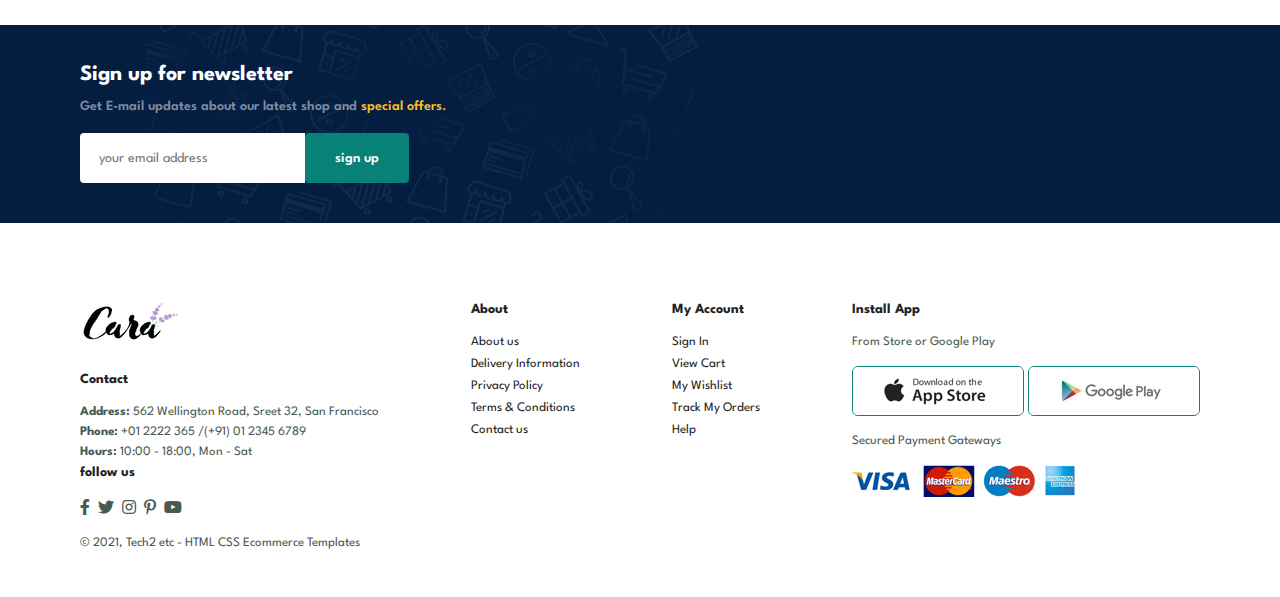
<file: contact.html>
<!DOCTYPE html>
<html lang="en">

    <head>
        <meta charset="UTF-8">
        <meta http-equiv="X-UA-Compatible" content="IE=edge">
        <meta name="viewport" content="width=device-width, initial-scale=1.0">
        <title>My Ecommerce</title>
        <link rel="stylesheet" href="https://pro.fontawesome.com/releases/v5.10.0/css/all.css"  />

        <link rel="stylesheet" href="style.css">
    </head>

    <body>
        <section id="header"> 
             <a href ="#"><img src="img/logo.png" class="logo" alt=""></a>

             <div>
                 <ul id="navbar">
                     <li><a  href="index.html">Home</a></li>
                     <li><a href="Shop.html">shop</a></li>
                     <li><a href="blog.html">Blog</a></li>
                     <li><a  href="about.html">About</a></li>
                     <li><a class="active"href="contact.html">contact</a></li>
                     <li id="lg-bag"><a href="cart.html"><i class="far fa-shopping-bag"></i></a></li>
                     <a href="#" id="close"><i class="far fa-times"></i></a>
                 </ul>
             </div>
             <div id="mobile">
                 <a href="cart.html"><i class="far fa-shopping-bag"></i></a>
                 <i id="bar" class="fas fa-outdent"></i>
             </div>
        </section>

        <section id="page-header" class="about-header"> 
            <h2>#Let's_talk</h2>  

            <p>LEAVE A MESSAGE, We love to hear from you!</p>  

        </section>  
        
      <section id="contact-details" class="section-p1">
          <div class="details">
              <span>GET IN TOUCH</span>
              <h2>Visit one of our agency locations or contact us today</h2>
              <h3>Head Office</h3>
          <div>
              <li>
                  <i class="fal fa-map"></i>
                  <p>56 Glassford Street Glasgow G1 1UL New york</p>
              </li>
              <li>
                <i class="far fa-envelope"></i>
                <p>contact@example.com</p>
            </li>
            <li>
                <i class="fas fa-phone-alt"></i>
                <p>contact@example.com</p>
            </li>
            <li>
                <i class="far fa-clock"></i>
                <p>Monday to Saturday: 9.00am to 16.pm</p>
            </li>
            </div>
        </div>

        <div class="map">
            <iframe src="https://www.google.com/maps/embed?pb=!1m18!1m12!1m3!1d2624.9916246075636!2d2.2944812999999997!3d48.858370099999995!2m3!1f0!2f0!3f0!3m2!1i1024!2i768!4f13.1!3m3!1m2!1s0x47e66e2964e34e2d%3A0x8ddca9ee380ef7e0!2sEiffel%20Tower!5e0!3m2!1sen!2sng!4v1701589762390!5m2!1sen!2sng" width="600" height="450" style="border:0;" allowfullscreen="" loading="lazy" referrerpolicy="no-referrer-when-downgrade"></iframe>
        </div>
              
              
      </section>

      <section id="form-details">
         <form action="">
             <span>LEAVE A MESSAGE</span>
             <h2>We love to hear from you</h2>
             <input type="text" placeholder="your Name">
             <input type="text" placeholder="E-mail">
             <input type="text" placeholder="Subject">
             <textarea name="" id="" cols="30" rows="10" placeholder="Your Message"></textarea>
           <button class="normal">Submit</button>
         </form>

         <div class="people">
             <div>
                 <img src="img/people/1.png" alt="">
                 <p><span>John Doe</span>Senior Marketing Manager <br>Phone: + 000 123 000 77 88 <br>Email: contact@example.com</p>
             </div>
             <div>
                <img src="img/people/2.png" alt="">
                <p><span>Willian smith</span>Senior Marketing Manager <br>Phone: + 000 123 000 77 88 <br>Email: contact@example.com</p>
            </div>
            <div>
                <img src="img/people/3.png" alt="">
                <p><span>Emma stone</span>Senior Marketing Manager <br>Phone: + 000 123 000 77 88 <br>Email: contact@example.com</p>
            </div>
             
         </div>

      </section>


         <section id="newsletter" class="section-p1 section-m1">
    <div class="newstext">
      <h4>Sign up for newsletter</h4>
      <p>Get E-mail updates about our latest shop and <span>special offers.</span> </p>
      <div class="form">
          <input type="text" placeholder="your email address">
          <button class="normal">sign up</button>
      </div>
    </div>

         </section>
        
 
          <footer class="section-p1">
     <div class="col">
         <img class="logo" src="img/logo.png" alt="">
         <h4>Contact</h4>
         <p><strong>Address:</strong> 562 Wellington Road, Sreet 32, San Francisco</p>
         <p><strong>Phone:</strong> +01 2222 365 /(+91) 01 2345 6789</p>
         <p><strong>Hours:</strong> 10:00 - 18:00, Mon - Sat</p>
         <div class="follow">
             <h4>follow us</h4>
             <div class="icon">
                 <i class="fab fa-facebook-f"></i>
                 <i class="fab fa-twitter"></i>
                 <i class="fab fa-instagram"></i>
                 <i class="fab fa-pinterest-p"></i>
                 <i class="fab fa-youtube"></i>
             </div>
         </div>
     </div>

 <div class="col">
     <h4>About</h4>
     <a href="#">About us</a>
     <a href="#">Delivery Information</a>
     <a href="#">Privacy Policy</a>
     <a href="#">Terms & Conditions</a>
     <a href="#">Contact us</a>
 </div>

 <div class="col">
    <h4>My Account</h4>
    <a href="#">Sign In</a>
    <a href="#">View Cart</a>
    <a href="#">My Wishlist</a>
    <a href="#">Track My Orders</a>
    <a href="#">Help</a>
</div>

<div class="col install">
    <h4>Install App</h4>
    <p>From Store or Google Play</p>
    <div class="row">
        <img src="img/pay/app.jpg" alt="">
        <img src="img/pay/play.jpg" alt="">
    </div>
    <p>Secured Payment Gateways</p>
    <img src="img/pay/pay.png" alt="">
</div>

<div class="coyright">
    <p>© 2021, Tech2 etc - HTML CSS Ecommerce Templates</p>
</div>
          </footer>


        <script src="script.js"></script>
    </body>

</html>
</file>
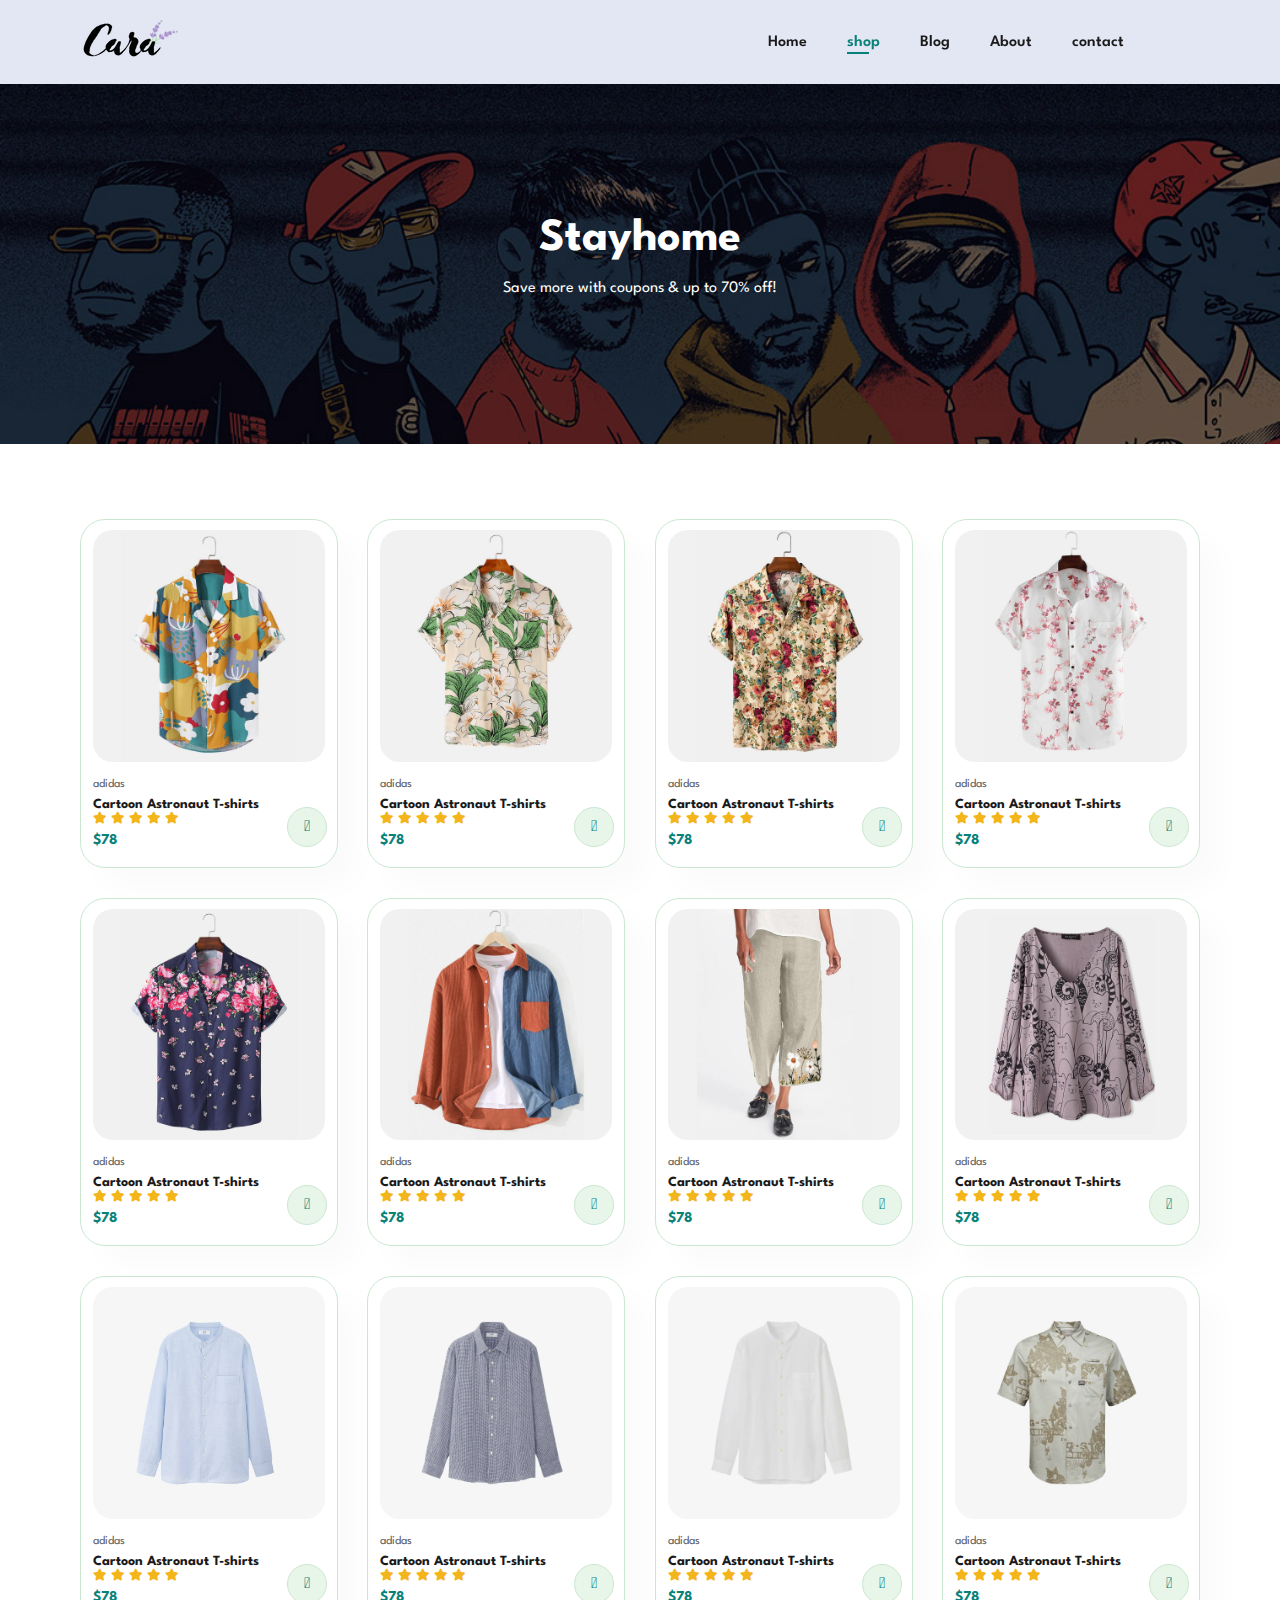
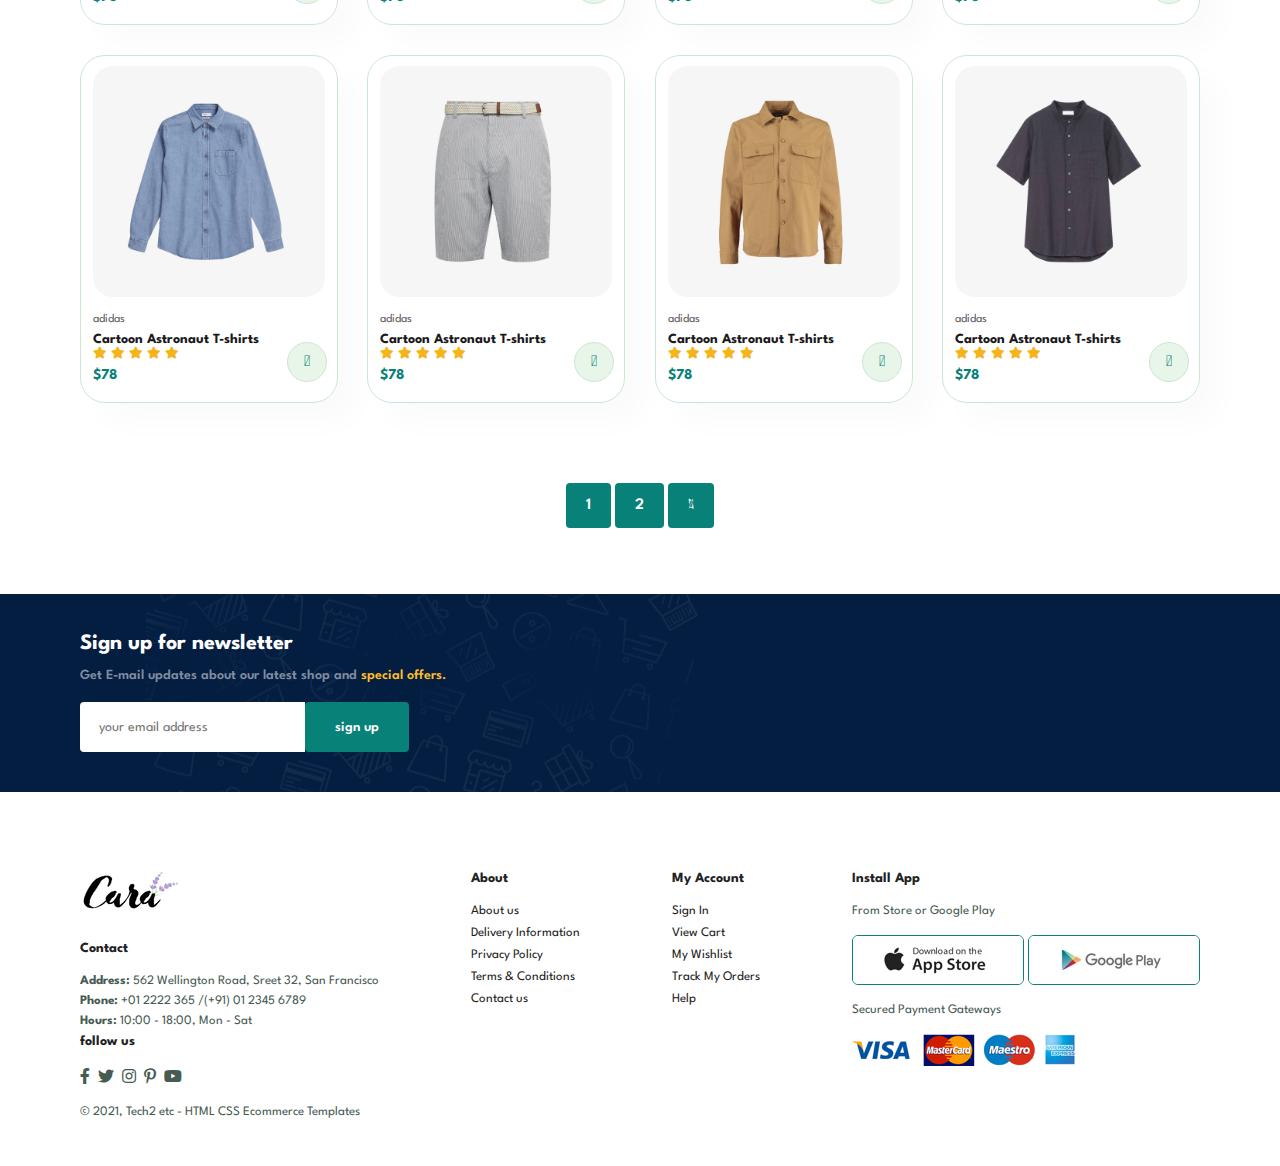
<file: shop.html>
<!DOCTYPE html>
<html lang="en">

    <head>
        <meta charset="UTF-8">
        <meta http-equiv="X-UA-Compatible" content="IE=edge">
        <meta name="viewport" content="width=device-width, initial-scale=1.0">
        <title>My Ecommerce</title>
        <link rel="stylesheet" href="https://pro.fontawesome.com/releases/v5.10.0/css/all.css"  />

        <link rel="stylesheet" href="style.css">
    </head>

    <body>
        <section id="header"> 
             <a href ="#"><img src="img/logo.png" class="logo" alt=""></a>

             <div>
                 <ul id="navbar">
                     <li><a  href="index.html">Home</a></li>
                     <li><a class="active" href="Shop.html">shop</a></li>
                     <li><a href="blog.html">Blog</a></li>
                     <li><a href="about.html">About</a></li>
                     <li><a href="contact.html">contact</a></li>
                     <li id="lg-bag"><a href="cart.html"><i class="far fa-shopping-bag"></i></a></li>
                     <a href="#" id="close"><i class="far fa-times"></i></a>
                 </ul>
             </div>
             <div id="mobile">
                 <a href="cart.html"><i class="far fa-shopping-bag"></i></a>
                 <i id="bar" class="fas fa-outdent"></i>
             </div>
        </section>

        <section id="page-header"> 
            <h2>Stayhome</h2>  

            <p>Save more with coupons & up to 70% off!</p>  

        </section> 

        <section id="product1" class="section-p1">
            
            <div class="pro-container">
            <div class="pro" onclick="window.location.href='sproduct.html';" >
                    <img src="img/products/f1.jpg" alt="">
                <div class="des">
                     <span>adidas</span>
                     <h5>Cartoon Astronaut T-shirts</h5>
                     <div class="star">
                         <i class="fas fa-star"></i>
                         <i class="fas fa-star"></i>
                         <i class="fas fa-star"></i>
                         <i class="fas fa-star"></i>
                         <i class="fas fa-star"></i>
                     </div>
                     <h4>$78</h4>
                </div>
                <a href="#"><i class="fal fa-shopping-cart cart"></i></a>
                </div>
                <div class="pro">
                    <img src="img/products/f2.jpg" alt="">
                <div class="des">
                     <span>adidas</span>
                     <h5>Cartoon Astronaut T-shirts</h5>
                     <div class="star">
                         <i class="fas fa-star"></i>
                         <i class="fas fa-star"></i>
                         <i class="fas fa-star"></i>
                         <i class="fas fa-star"></i>
                         <i class="fas fa-star"></i>
                     </div>
                     <h4>$78</h4>
                </div>
                <a href="#"><i class="fal fa-shopping-cart cart"></i></a>
                </div>
                <div class="pro">
                    <img src="img/products/f3.jpg" alt="">
                <div class="des">
                     <span>adidas</span>
                     <h5>Cartoon Astronaut T-shirts</h5>
                     <div class="star">
                         <i class="fas fa-star"></i>
                         <i class="fas fa-star"></i>
                         <i class="fas fa-star"></i>
                         <i class="fas fa-star"></i>
                         <i class="fas fa-star"></i>
                     </div>
                     <h4>$78</h4>
                </div>
                <a href="#"><i class="fal fa-shopping-cart cart"></i></a>
                </div>
                <div class="pro">
                    <img src="img/products/f4.jpg" alt="">
                <div class="des">
                     <span>adidas</span>
                     <h5>Cartoon Astronaut T-shirts</h5>
                     <div class="star">
                         <i class="fas fa-star"></i>
                         <i class="fas fa-star"></i>
                         <i class="fas fa-star"></i>
                         <i class="fas fa-star"></i>
                         <i class="fas fa-star"></i>
                     </div>
                     <h4>$78</h4>
                </div>
                <a href="#"><i class="fal fa-shopping-cart cart"></i></a>
                </div>
                <div class="pro">
                    <img src="img/products/f5.jpg" alt="">
                <div class="des">
                     <span>adidas</span>
                     <h5>Cartoon Astronaut T-shirts</h5>
                     <div class="star">
                         <i class="fas fa-star"></i>
                         <i class="fas fa-star"></i>
                         <i class="fas fa-star"></i>
                         <i class="fas fa-star"></i>
                         <i class="fas fa-star"></i>
                     </div>
                     <h4>$78</h4>
                </div>
                <a href="#"><i class="fal fa-shopping-cart cart"></i></a>
                </div>
                <div class="pro">
                    <img src="img/products/f6.jpg" alt="">
                <div class="des">
                     <span>adidas</span>
                     <h5>Cartoon Astronaut T-shirts</h5>
                     <div class="star">
                         <i class="fas fa-star"></i>
                         <i class="fas fa-star"></i>
                         <i class="fas fa-star"></i>
                         <i class="fas fa-star"></i>
                         <i class="fas fa-star"></i>
                     </div>
                     <h4>$78</h4>
                </div>
                <a href="#"><i class="fal fa-shopping-cart cart"></i></a>
                </div>
                <div class="pro">
                    <img src="img/products/f7.jpg" alt="">
                <div class="des">
                     <span>adidas</span>
                     <h5>Cartoon Astronaut T-shirts</h5>
                     <div class="star">
                         <i class="fas fa-star"></i>
                         <i class="fas fa-star"></i>
                         <i class="fas fa-star"></i>
                         <i class="fas fa-star"></i>
                         <i class="fas fa-star"></i>
                     </div>
                     <h4>$78</h4>
                </div>
                <a href="#"><i class="fal fa-shopping-cart cart"></i></a>
                </div>
                <div class="pro">
                    <img src="img/products/f8.jpg" alt="">
                <div class="des">
                     <span>adidas</span>
                     <h5>Cartoon Astronaut T-shirts</h5>
                     <div class="star">
                         <i class="fas fa-star"></i>
                         <i class="fas fa-star"></i>
                         <i class="fas fa-star"></i>
                         <i class="fas fa-star"></i>
                         <i class="fas fa-star"></i>
                     </div>
                     <h4>$78</h4>
                </div>
                <a href="#"><i class="fal fa-shopping-cart cart"></i></a>
                </div>
           
            <div class="pro">
                    <img src="img/products/n1.jpg" alt="">
                <div class="des">
                     <span>adidas</span>
                     <h5>Cartoon Astronaut T-shirts</h5>
                     <div class="star">
                         <i class="fas fa-star"></i>
                         <i class="fas fa-star"></i>
                         <i class="fas fa-star"></i>
                         <i class="fas fa-star"></i>
                         <i class="fas fa-star"></i>
                     </div>
                     <h4>$78</h4>
                </div>
                <a href="#"><i class="fal fa-shopping-cart cart"></i></a>
                </div>
                <div class="pro">
                    <img src="img/products/n2.jpg" alt="">
                <div class="des">
                     <span>adidas</span>
                     <h5>Cartoon Astronaut T-shirts</h5>
                     <div class="star">
                         <i class="fas fa-star"></i>
                         <i class="fas fa-star"></i>
                         <i class="fas fa-star"></i>
                         <i class="fas fa-star"></i>
                         <i class="fas fa-star"></i>
                     </div>
                     <h4>$78</h4>
                </div>
                <a href="#"><i class="fal fa-shopping-cart cart"></i></a>
                </div>
                <div class="pro">
                    <img src="img/products/n3.jpg" alt="">
                <div class="des">
                     <span>adidas</span>
                     <h5>Cartoon Astronaut T-shirts</h5>
                     <div class="star">
                         <i class="fas fa-star"></i>
                         <i class="fas fa-star"></i>
                         <i class="fas fa-star"></i>
                         <i class="fas fa-star"></i>
                         <i class="fas fa-star"></i>
                     </div>
                     <h4>$78</h4>
                </div>
                <a href="#"><i class="fal fa-shopping-cart cart"></i></a>
                </div>
                <div class="pro">
                    <img src="img/products/n4.jpg" alt="">
                <div class="des">
                     <span>adidas</span>
                     <h5>Cartoon Astronaut T-shirts</h5>
                     <div class="star">
                         <i class="fas fa-star"></i>
                         <i class="fas fa-star"></i>
                         <i class="fas fa-star"></i>
                         <i class="fas fa-star"></i>
                         <i class="fas fa-star"></i>
                     </div>
                     <h4>$78</h4>
                </div>
                <a href="#"><i class="fal fa-shopping-cart cart"></i></a>
                </div>
                <div class="pro">
                    <img src="img/products/n5.jpg" alt="">
                <div class="des">
                     <span>adidas</span>
                     <h5>Cartoon Astronaut T-shirts</h5>
                     <div class="star">
                         <i class="fas fa-star"></i>
                         <i class="fas fa-star"></i>
                         <i class="fas fa-star"></i>
                         <i class="fas fa-star"></i>
                         <i class="fas fa-star"></i>
                     </div>
                     <h4>$78</h4>
                </div>
                <a href="#"><i class="fal fa-shopping-cart cart"></i></a>
                </div>
                <div class="pro">
                    <img src="img/products/n6.jpg" alt="">
                <div class="des">
                     <span>adidas</span>
                     <h5>Cartoon Astronaut T-shirts</h5>
                     <div class="star">
                         <i class="fas fa-star"></i>
                         <i class="fas fa-star"></i>
                         <i class="fas fa-star"></i>
                         <i class="fas fa-star"></i>
                         <i class="fas fa-star"></i>
                     </div>
                     <h4>$78</h4>
                </div>
                <a href="#"><i class="fal fa-shopping-cart cart"></i></a>
                </div>
                <div class="pro">
                    <img src="img/products/n7.jpg" alt="">
                <div class="des">
                     <span>adidas</span>
                     <h5>Cartoon Astronaut T-shirts</h5>
                     <div class="star">
                         <i class="fas fa-star"></i>
                         <i class="fas fa-star"></i>
                         <i class="fas fa-star"></i>
                         <i class="fas fa-star"></i>
                         <i class="fas fa-star"></i>
                     </div>
                     <h4>$78</h4>
                </div>
                <a href="#"><i class="fal fa-shopping-cart cart"></i></a>
                </div>
                <div class="pro">
                    <img src="img/products/n8.jpg" alt="">
                <div class="des">
                     <span>adidas</span>
                     <h5>Cartoon Astronaut T-shirts</h5>
                     <div class="star">
                         <i class="fas fa-star"></i>
                         <i class="fas fa-star"></i>
                         <i class="fas fa-star"></i>
                         <i class="fas fa-star"></i>
                         <i class="fas fa-star"></i>
                     </div>
                     <h4>$78</h4>
                </div>
                <a href="#"><i class="fal fa-shopping-cart cart"></i></a>
                </div>
            </div>
        </section>

       <section id="pagination" class="section-p1">
         <a href="#">1</a>
         <a href="#">2</a>
         <a href="#"><i class="fal fa-long-arrow-alt-right"></i></a>
       </section>
   

  <section id="newsletter" class="section-p1 section-m1">
      <div class="newstext">
        <h4>Sign up for newsletter</h4>
        <p>Get E-mail updates about our latest shop and <span>special offers.</span> </p>
        <div class="form">
            <input type="text" placeholder="your email address">
            <button class="normal">sign up</button>
        </div>
      </div>

  </section>
  
  <footer class="section-p1">
     <div class="col">
         <img class="logo" src="img/logo.png" alt="">
         <h4>Contact</h4>
         <p><strong>Address:</strong> 562 Wellington Road, Sreet 32, San Francisco</p>
         <p><strong>Phone:</strong> +01 2222 365 /(+91) 01 2345 6789</p>
         <p><strong>Hours:</strong> 10:00 - 18:00, Mon - Sat</p>
         <div class="follow">
             <h4>follow us</h4>
             <div class="icon">
                 <i class="fab fa-facebook-f"></i>
                 <i class="fab fa-twitter"></i>
                 <i class="fab fa-instagram"></i>
                 <i class="fab fa-pinterest-p"></i>
                 <i class="fab fa-youtube"></i>
             </div>
         </div>
     </div>

 <div class="col">
     <h4>About</h4>
     <a href="#">About us</a>
     <a href="#">Delivery Information</a>
     <a href="#">Privacy Policy</a>
     <a href="#">Terms & Conditions</a>
     <a href="#">Contact us</a>
 </div>

 <div class="col">
    <h4>My Account</h4>
    <a href="#">Sign In</a>
    <a href="#">View Cart</a>
    <a href="#">My Wishlist</a>
    <a href="#">Track My Orders</a>
    <a href="#">Help</a>
</div>

<div class="col install">
    <h4>Install App</h4>
    <p>From Store or Google Play</p>
    <div class="row">
        <img src="img/pay/app.jpg" alt="">
        <img src="img/pay/play.jpg" alt="">
    </div>
    <p>Secured Payment Gateways</p>
    <img src="img/pay/pay.png" alt="">
</div>

<div class="coyright">
    <p>© 2021, Tech2 etc - HTML CSS Ecommerce Templates</p>
</div>
  </footer>


        <script src="script.js"></script>
    </body>

</html>
</file>
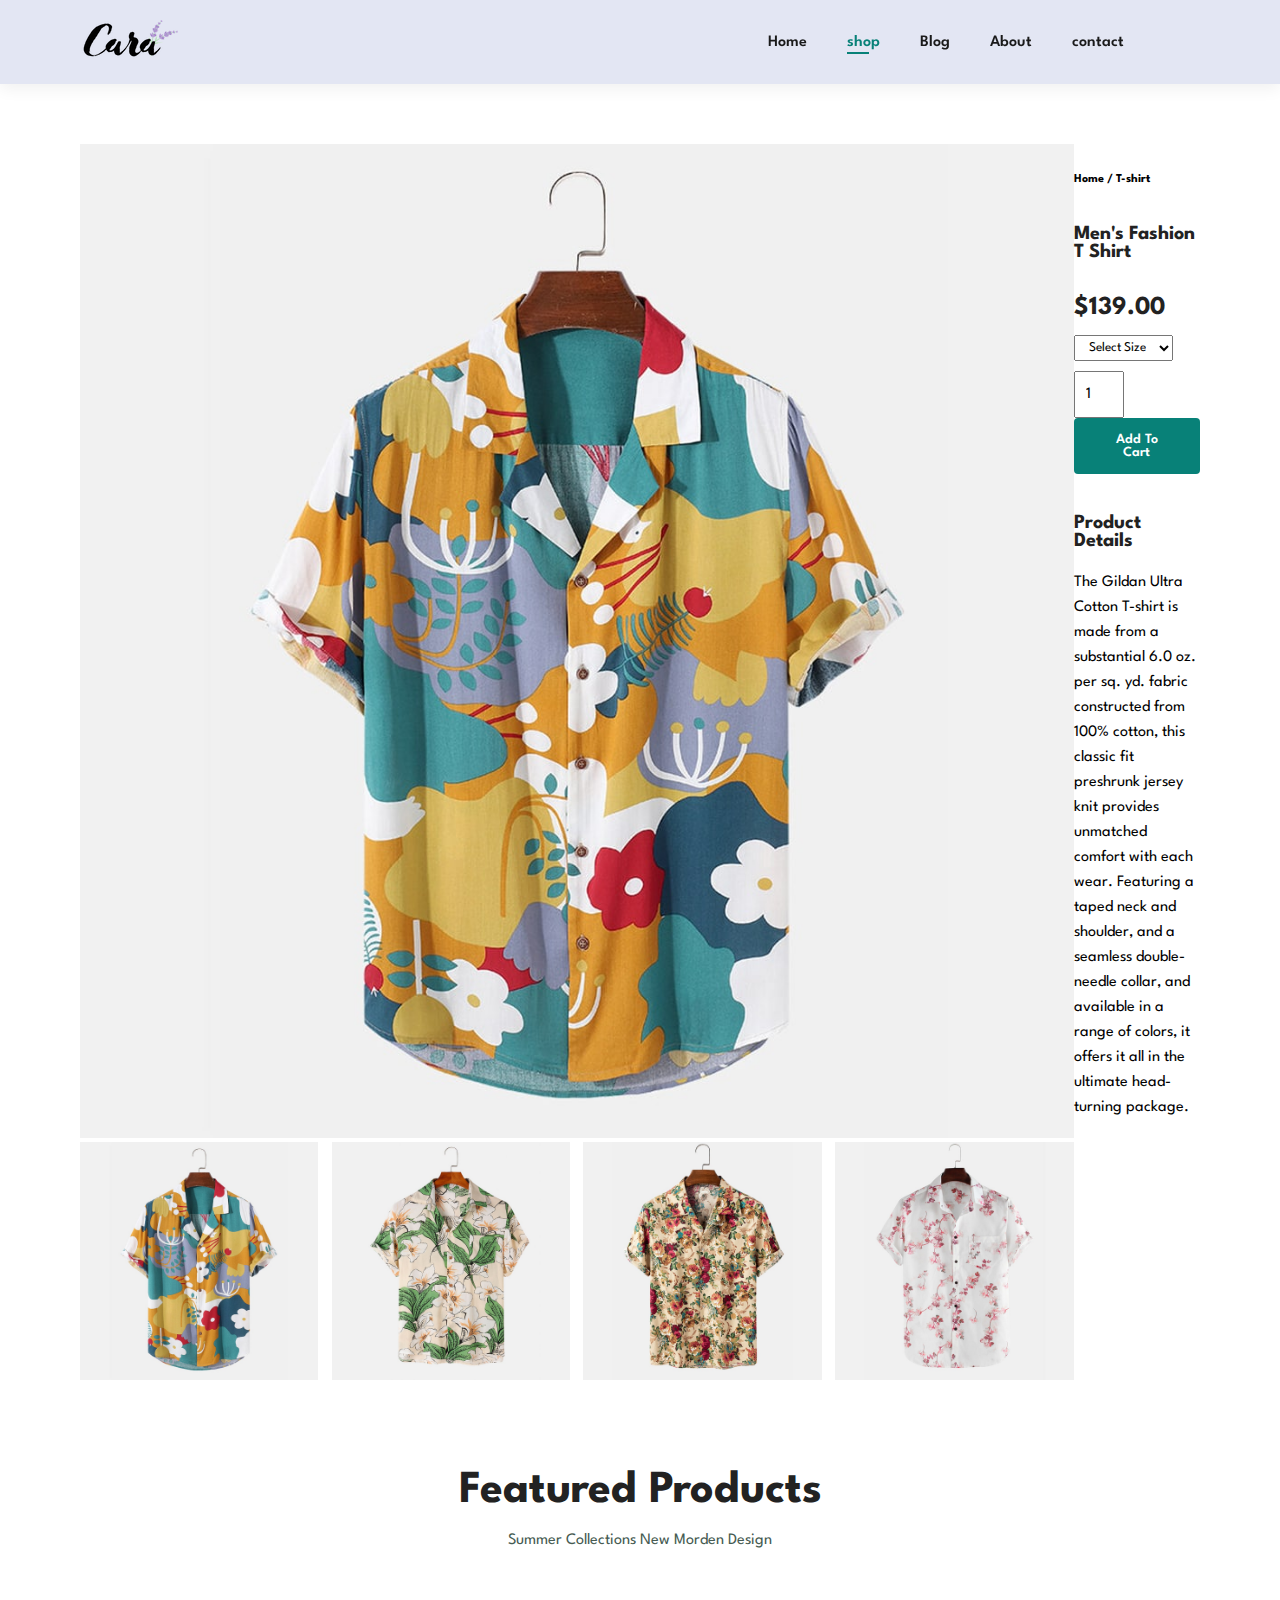
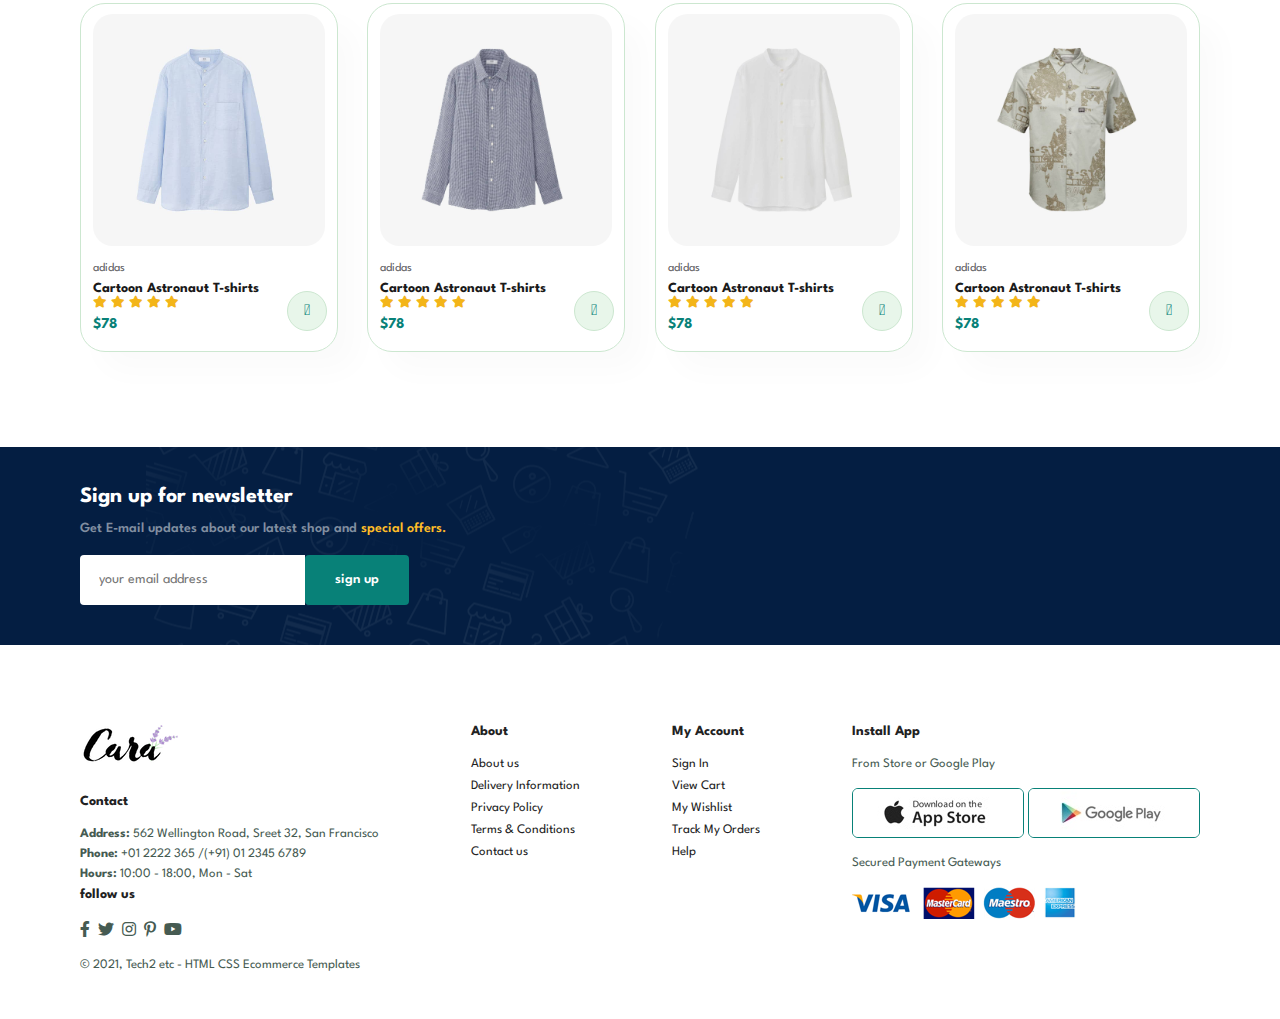
<file: sproduct.html>
<!DOCTYPE html>
<html lang="en">

    <head>
        <meta charset="UTF-8">
        <meta http-equiv="X-UA-Compatible" content="IE=edge">
        <meta name="viewport" content="width=device-width, initial-scale=1.0">
        <title>My Ecommerce</title>
        <link rel="stylesheet" href="https://pro.fontawesome.com/releases/v5.10.0/css/all.css"  />

        <link rel="stylesheet" href="style.css">
    </head>

    <body>

        <section id="header"> 
             <a href ="#"><img src="img/logo.png" class="logo" alt=""></a>

             <div>
                 <ul id="navbar">
                     <li><a  href="index.html">Home</a></li>
                     <li><a class="active" href="Shop.html">shop</a></li>
                     <li><a href="blog.html">Blog</a></li>
                     <li><a href="about.html">About</a></li>
                     <li><a href="contact.html">contact</a></li>
                     <li id="lg-bag"><a href="cart.html"><i class="far fa-shopping-bag"></i></a></li>
                     <a href="#" id="close"><i class="far fa-times"></i></a>
                 </ul>
             </div>
             <div id="mobile">
                 <a href="cart.html"><i class="far fa-shopping-bag"></i></a>
                 <i id="bar" class="fas fa-outdent"></i>
             </div>
        </section>

        <section id="prodetails" class="section-p1">
            <div class="single-pro-image">
                <img src="img/products/f1.jpg" width="100%" id="MainImg" alt="">

             <div class="small-img-group">
             <div class="small-img-col">
                <img src="img/products/f1.jpg" width="100%" class="small-img" alt="">
             </div>
             <div class="small-img-col">
                <img src="img/products/f2.jpg" width="100%" class="small-img" alt="">
             </div>
             <div class="small-img-col">
                <img src="img/products/f3.jpg" width="100%" class="small-img" alt="">
             </div>
             <div class="small-img-col">
                <img src="img/products/f4.jpg" width="100%" class="small-img" alt="">
             </div>
            </div>
           </div>

            <div class="single-pro-details">
                <h6>Home / T-shirt</h6>
                <h4>Men's Fashion T Shirt</h4>
                <h2>$139.00</h2>
                <select>
                <option>Select Size</option>
                <option>XL</option>
                <option>XXL</option>
                <option>Small</option>
                <option>Large</option>
                </select>
                <input type="number" value="1">
                <button class="normal">Add To Cart</button>
                <h4>Product Details</h4>
                <span>The Gildan Ultra Cotton T-shirt is made from a substantial 6.0 oz. per sq. yd. fabric constructed from 100% cotton, this classic fit preshrunk jersey knit provides unmatched comfort with each wear. Featuring a taped neck and shoulder, and a seamless double-needle collar, and available in a range of colors, it offers it all in the ultimate head-turning package.</span>
            </div>
        </section>

        <section id="product1" class="section-p1">
            <h2>Featured Products</h2>
            <p>Summer Collections New Morden Design</p>
            <div class="pro-container">
            <div class="pro">
                    <img src="img/products/n1.jpg" alt="">
                <div class="des">
                     <span>adidas</span>
                     <h5>Cartoon Astronaut T-shirts</h5>
                     <div class="star">
                         <i class="fas fa-star"></i>
                         <i class="fas fa-star"></i>
                         <i class="fas fa-star"></i>
                         <i class="fas fa-star"></i>
                         <i class="fas fa-star"></i>
                     </div>
                     <h4>$78</h4>
                </div>
                <a href="#"><i class="fal fa-shopping-cart cart"></i></a>
                </div>
                <div class="pro">
                    <img src="img/products/n2.jpg" alt="">
                <div class="des">
                     <span>adidas</span>
                     <h5>Cartoon Astronaut T-shirts</h5>
                     <div class="star">
                         <i class="fas fa-star"></i>
                         <i class="fas fa-star"></i>
                         <i class="fas fa-star"></i>
                         <i class="fas fa-star"></i>
                         <i class="fas fa-star"></i>
                     </div>
                     <h4>$78</h4>
                </div>
                <a href="#"><i class="fal fa-shopping-cart cart"></i></a>
                </div>
                <div class="pro">
                    <img src="img/products/n3.jpg" alt="">
                <div class="des">
                     <span>adidas</span>
                     <h5>Cartoon Astronaut T-shirts</h5>
                     <div class="star">
                         <i class="fas fa-star"></i>
                         <i class="fas fa-star"></i>
                         <i class="fas fa-star"></i>
                         <i class="fas fa-star"></i>
                         <i class="fas fa-star"></i>
                     </div>
                     <h4>$78</h4>
                </div>
                <a href="#"><i class="fal fa-shopping-cart cart"></i></a>
                </div>
                <div class="pro">
                    <img src="img/products/n4.jpg" alt="">
                <div class="des">
                     <span>adidas</span>
                     <h5>Cartoon Astronaut T-shirts</h5>
                     <div class="star">
                         <i class="fas fa-star"></i>
                         <i class="fas fa-star"></i>
                         <i class="fas fa-star"></i>
                         <i class="fas fa-star"></i>
                         <i class="fas fa-star"></i>
                     </div>
                     <h4>$78</h4>
                </div>
                <a href="#"><i class="fal fa-shopping-cart cart"></i></a>
                </div>
                
            </div>
        </section>

  <section id="newsletter" class="section-p1 section-m1">
      <div class="newstext">
        <h4>Sign up for newsletter</h4>
        <p>Get E-mail updates about our latest shop and <span>special offers.</span> </p>
        <div class="form">
            <input type="text" placeholder="your email address">
            <button class="normal">sign up</button>
        </div>
      </div>

  </section>
  
  <footer class="section-p1">
     <div class="col">
         <img class="logo" src="img/logo.png" alt="">
         <h4>Contact</h4>
         <p><strong>Address:</strong> 562 Wellington Road, Sreet 32, San Francisco</p>
         <p><strong>Phone:</strong> +01 2222 365 /(+91) 01 2345 6789</p>
         <p><strong>Hours:</strong> 10:00 - 18:00, Mon - Sat</p>
         <div class="follow">
             <h4>follow us</h4>
             <div class="icon">
                 <i class="fab fa-facebook-f"></i>
                 <i class="fab fa-twitter"></i>
                 <i class="fab fa-instagram"></i>
                 <i class="fab fa-pinterest-p"></i>
                 <i class="fab fa-youtube"></i>
             </div>
         </div>
     </div>

 <div class="col">
     <h4>About</h4>
     <a href="#">About us</a>
     <a href="#">Delivery Information</a>
     <a href="#">Privacy Policy</a>
     <a href="#">Terms & Conditions</a>
     <a href="#">Contact us</a>
 </div>

 <div class="col">
    <h4>My Account</h4>
    <a href="#">Sign In</a>
    <a href="#">View Cart</a>
    <a href="#">My Wishlist</a>
    <a href="#">Track My Orders</a>
    <a href="#">Help</a>
</div>

<div class="col install">
    <h4>Install App</h4>
    <p>From Store or Google Play</p>
    <div class="row">
        <img src="img/pay/app.jpg" alt="">
        <img src="img/pay/play.jpg" alt="">
    </div>
    <p>Secured Payment Gateways</p>
    <img src="img/pay/pay.png" alt="">
</div>

<div class="coyright">
    <p>© 2021, Tech2 etc - HTML CSS Ecommerce Templates</p>
</div>
  </footer>

  <script>
     var MainImg = document.getElementById("MainImg");
     var smallimg = document.getElementsByClassName("small-img");

     smallimg[0].onclick = function(){
        MainImg.src = smallimg[0].src; 
     }
     smallimg[1].onclick = function(){
        MainImg.src = smallimg[1].src; 
     }
     smallimg[2].onclick = function(){
        MainImg.src = smallimg[2].src; 
     }
     smallimg[3].onclick = function(){
        MainImg.src = smallimg[3].src; 
     }

  </script>

        <script src="script.js"></script>
    </body>

</html>
</file>
<file: style.css>
@import url("https://fonts.googleapis.com/css2?family=Spartan:wght@100;200;300;400;500;600;700;800;900&display=swap");
* {
  margin: 0;
  padding: 0;
  box-sizing: border-box;
  font-family: "Spartan", sans-serif;
}

html {
  scroll-behavior: smooth;
}

/* Global Styles */

h1 {
  font-size: 50px;
  line-height: 64px;
  color: #222;
}

h2 {
  font-size: 46px;
  line-height: 54px;
  color: #222;
}

h4 {
  font-size: 20px;
  color: #222;
}

h6 {
  font-weight: 700;
  font-size: 12px;
}

p {
  font-size: 16px;
  color: #465b52;
  margin: 15px 0 20px 0;
}

.section-p1 {
  padding: 40px 80px;
}

.section-m1 {
  margin: 40px 0;
}

button.white {
    font-size: 13px;
    font-weight: 600;
    padding: 11px 18px;
    color: #fff;
    background-color: transparent;
    cursor: pointer;
    border: 1px solid #fff;
    outline: none;
    transition: 0.2s;
}

button.normal {
  font-size: 14px;
  font-weight: 600;
  padding: 15px 30px;
  color: #000000;
  background-color: #ffffff;
  border-radius: 4px;
  cursor: pointer;
  border: none;
  outline: none;
  transition: 0.2s;
}


body {
  width: 100%;
}


#header {
    display: flex;
    align-items: center;
    justify-content: space-between;
    padding: 20px 80px;
    background: #E3E6F3;
    box-shadow: 0 5px 15px rgba(0, 0, 0, 0.06);
    z-index: 999;
    position: sticky;
    top: 0;
    left: 0;
}

#navbar{
    display: flex;
    align-items: center;
    justify-content: center;
}

#navbar li{
    list-style: none;
    padding: 0 20px;
    position: relative;
}

#navbar li a{
    text-decoration: none;
    font-size: 16px;
    font-weight: 600;
    color: #1a1a1a;
    transition: 0.3s ease;
}

#navbar li a:hover,
#navbar li a.active {
    color: #088178
}

#navbar li a.active::after,
#navbar li a:hover::after {
     content: "";
     width: 30%;
     height: 2px;
     background: #088178;
     position: absolute;
     bottom: -4px;
     left: 20px;
}

#mobile{
    display: none;
    align-items: center;
}

#close{
  display: none;
}

#hero{
    background-image: url("img/hero4.png");
    height: 90vh;
   width: 100%;
   background-size: cover;
   background-position: top 25% right 0;
   padding: 0 80px;
   display: flex;
   flex-direction: column;
   align-items: flex-start;
   justify-content: center;
}


#hero h4{
    padding-bottom: 15px;
}

#hero h1{
     color: #088178;
}

#hero button{
     background-image: url("img/button.png");
     background-color: transparent;
     color: #088178;
     border: 0;
     padding: 14px 80px 14px 65px;
     background-repeat: no-repeat;
     cursor: pointer;
     font-weight: 700;
     font-size: 15px;
}

#feature{
   display: flex;
   align-items: center;
   justify-content: space-between;
   flex-wrap: wrap;
}

#feature .fe-box{
  width: 180px;
  text-align: center;
  padding: 25px 15px;
  box-shadow: 20px 20px 34px rgba(0, 0, 0, 0.03);
  border: 1px solid #cce7d0;
  border-radius: 4px;
  margin: 15px 0;
}

#feature .fe-box:hover{
  box-shadow: 10px 10px 54px rgba(70, 62, 221, 0.1);
}
#feature .fe-box img {
    width: 100%;
    margin-bottom: 10px;
}

#feature .fe-box h6{
     display: inline-block;
     padding: 9px 8px 6px 8px;
     line-height: 1;
     border-radius: 4px;
     color: #088178;
     background-color: #fddde4;
     
}

#feature .fe-box:nth-child(2) h6{
     background-color: #cdebbc;
}

#feature .fe-box:nth-child(3) h6{
  background-color: #d1e8f2;
}

#feature .fe-box:nth-child(4) h6{
  background-color: #cdd4f8;
}

#feature .fe-box:nth-child(5) h6{
  background-color: #f6dbf6;
}

#feature .fe-box:nth-child(6) h6{
  background-color: #fff2e5;
}

#product1{
  text-align: center;
}

#product1 .pro-container{
   display: flex;
   justify-content: space-between;
   padding-top: 20px;
   flex-wrap: wrap;
}

#product1 .pro {
  width: 23%;
  min-width: 250px;
  padding: 10px 12px;
  border: 1px solid #cce7d0;
  border-radius: 25px;
  cursor: pointer;
  box-shadow: 20px 20px 30px rgba(0, 0, 0, 0.02);
  margin: 15px 0;
  transition: 0.2s ease;
  position: relative;
} 


#product1 .pro:hover{
  box-shadow: 20px 20px 30px rgba(0, 0, 0, 0.06);
}

#product1 .pro img {
   width: 100%;
   border-radius: 20px;
}

#product1 .pro .des{
   text-align: start;
   padding: 10px 0;
}

#product1 .pro .des span {
     color: #606063;
     font-size: 12px;
}

#product1 .pro .des h5{
     padding-top: 7px;
     color: #1a1a1a;
     font-size: 14px;
}

#product1 .pro .des i{
    font-size: 12px;
    color: rgba(243, 181, 25);
}

#product1 .pro .des h4{
   padding-top: 7px;
   font-size: 15px;
   font-weight: 700;
   color: #088178
}

#product1 .pro .cart {
   width: 40px;
   height: 40px;
   line-height: 40px;
   border-radius: 50px;
   background-color: #e8f6ea;
   font-weight: 500;
   color: #088178;
   border: 1px solid #cce7d0;
   position: absolute;
   bottom: 20px;
   right: 10px;
}

#banner {
    display: flex;
    flex-direction: column;
    justify-content: center;
    align-items: center;
    text-align: center;
    background-image: url("img/banner/b2.jpg");
    width: 100%;
    height: 40vh;
    background-size: cover;
    background-position: center; 
}

#banner h4{
     color: #fff;
     font-size: 16px;
}

#banner h2{
  color: #fff;
  font-size: 30px;
  padding: 10px 0;
}

#banner h2 span{
  color: #ef3636;
  
}

#banner button:hover{
     background: #088178;
     color: #ffffff;
}

#sm-banner {
    display: flex;
    justify-content: space-between;
    flex-wrap: wrap;
}

#sm-banner .banner-box {
  display: flex;
  flex-direction: column;
  justify-content: center;
  align-items: flex-start;
  background-image: url("img/banner/b17.jpg");
  min-width: 700px;
  height: 50vh;
  background-size: cover;
  background-position: center;
  padding: 30px;
}

#sm-banner .banner-box2{
  background-image: url("img/banner/b10.jpg");
}

#sm-banner h4 {
   color: #fff;
   font-size: 20px;
   font-weight: 300;
}

#sm-banner h2 {
  color: #fff;
  font-size: 28px;
  font-weight: 800;
}

#sm-banner span {
  color: #fff;
  font-size: 14px;
  font-weight: 500;
  padding-bottom: 15px;
}

#sm-banner .banner-box:hover button{
  background: #088178;
  border: 1px solid #088178;
}

#banner3{
    display: flex;
    justify-content: space-between;
    flex-wrap: wrap;
    padding: 0 80px;
}

#banner3  .banner-box {
  display: flex;
  flex-direction: column;
  justify-content: center;
  align-items: flex-start;
  background-image: url("img/banner/b7.jpg");
  min-width: 30%;
  height: 30vh;
  background-size: cover;
  background-position: center;
  padding: 20px;
  margin-bottom: 20px;
}

#banner3 .banner-box2{
  background-image: url("img/banner/b4.jpg");
}

#banner3 .banner-box3{
  background-image: url("img/banner/b18.jpg");
}

#banner3 h2{
   color: #fff;
   font-weight: 900;
   font-size: 22px;
}

#banner3 h3{
  color: #ec544e;
  font-weight: 800;
  font-size: 15px;
}

#newsletter {
   display: flex;
   justify-content: space-between;
   flex-wrap: wrap;
   align-items: center;
   background-image: url(img/banner/b14.png);
   background-repeat: no-repeat;
   background-position: 20% 30%;
   background-color: #041e42;
}

#newsletter h4 {
  font-size: 22px;
  font-weight: 700;
  color: #fff;
}

#newsletter p {
  font-size: 14px;
  font-weight: 600;
  color: #818ea0;
}

#newsletter p span{
  color: #ffbd27;
}

#newsletter .form {
   display: flex;
   width: 90%;
}



#newsletter input {
   height: 3.125rem;
   padding: 0 1.25em;
   font-size: 14px;
   width: 100%;
   border: 1px solid transparent;
   border-radius: 4px;
   outline: none;
   border-top-right-radius: 0;
   border-bottom-right-radius: 0;
}

#newsletter button {
   background-color: #088178;
   color: #fff;
   white-space: nowrap;
}

footer {
  display: flex;
  flex-wrap: wrap;
  justify-content: space-between;
}

footer .col{
  display: flex;
  flex-direction: column;
  align-items: flex-start;
  margin-bottom: 20px;
}

footer .logo{
   margin-bottom: 30px;
}

footer h4{
  font-size: 14px;
  padding-bottom: 20px;
}

footer p{
  font-size: 13px;
  margin: 0 0 8px 0;
}

footer a {
  font-size: 13px;
  text-decoration: none;
  color: #222;
  margin-bottom: 10px;
}

footer .follow i{
    color: #465b52;
    padding-right: 4px;
    cursor: pointer;

}

footer .install .row img{
   border: 1px solid #088178;
   border-radius: 6px;
}

footer .install img {
  margin: 10px 0 15px 0;
}

footer .follow i:hover,
footer a:hover {
  color: #088178;
}

footer .copyright{
   width: 100%;
   text-align: center;
}

#page-header{
   background-image: url(img/banner/b1.jpg);
   width: 100%;
   height: 40vh;
   background-size: cover;
   display: flex;
   justify-content: center;
   text-align: center;
   flex-direction: column;
   padding: 14px;
}

#page-header h2,
#page-header p{
  color: #fff;
}

#pagination{
   text-align: center;
}

#pagination a{
  text-decoration: none;
  background-color: #088178;
  padding: 15px 20px;
  border-radius: 4px;
  color: #fff;
  font-weight: 600;
}

#pagination a i {
   font-size: 16px;
   font-weight: 600;
}

#prodetails{
    display: flex;
    margin-top: 20px;
}


#prodetails .sinle-pro-image {
       width: 40%;
       margin-right: 50px;

}

.small-img-group{
     display: flex;
     justify-content: space-between;
}

.small-img-col {
     flex-basis: 24%;
     cursor: pointer;
}

#prodetails .single-pro-details {
      width: 50%;
      padding-top: 30px;
}

#prodetails .single-pro-details h4{
   padding: 40px 0 20px 0;
}

#prodetails .single-pro-details h2 {
    font-size: 26px;
}

#prodetails .single-pro-details select{
   display: block;
   padding: 5px 10px;
   margin-bottom: 10px;
}

#prodetails .single-pro-details input{
      width: 50px;
      height: 47px;
      padding-left: 10px;
      font-size: 16px;
      margin-right: 10px;
}

#prodetails .single-pro-details input:focus {
    outline: none;
}

#prodetails .single-pro-details button {
   background: #088178;
   color: #fff;
}
 
#prodetails .single-pro-details span {
    line-height: 25px;
}


#page-header.blog-header{
    background-image: url("img/banner/b19.jpg");
}

#blog {
  padding: 150px 150px 0 150px;
}

#blog .blog-box {
    display: flex;
    align-items: center;
    width: 100%;
    position: relative;
    padding-bottom: 90px;
}

#blog .blog-img {
   width: 50%;
   margin-right: 40px;
}

#blog img {
  width: 100%;
  height: 300px;
  object-fit: cover;
}

#blog .blog-details {
  width: 50%;
}

#blog .blog-details a {
   text-decoration: none;
   font-size: 11px;
   color: #000;
   font-weight: 700;
   position: relative;
   transition: 0.3s;
}

#blog .blog-details a::after{
    content: "";
    width: 50px;
    height: 1px;
    background-color: #000;
    position: absolute;
    top: 4px;
    right: -60px;
}

#blog .blog-details a:hover {
   color: #088178;
}

#blog .blog-details a:hover::after{
   background-color: #088178;
}

#blog .blog-box h1 {
   position: absolute;
   top: -40px;
   left: 0;
   font-size: 70px;
   font-weight: 700;
   color: #c9cbce;
   z-index: -9;
}

#page-header.about-header {
    background-image: url(img/about/banner.png);
}

#about-head {
   display: flex;
   align-items: center;
}

#about-head img {
  width: 50%;
  height: auto;
}

#about-head div {
  padding-left: 40px;
}

#about-app {
   text-align: center;
}

#about-app .video{
     width: 70%;
     height: 100%;
     margin: 30px auto 0 auto;
}

#about-app .video video{
  width: 100%;
  height: 100%;
  border-radius: 20px;
}



#contact-details{
     display: flex;
     align-items: center;
     justify-content: space-between;
}

#contact-details .details{
    width: 40%;
}

#contact-details .details span,
#form-details form {
   font-size: 12px;
}

#contact-details .details h2,
#form-details form h2 {
   font-size: 26px;
   line-height: 35px;
   padding: 20px 0;
}

#contact-details .details h3 {
  font-size: 16px;
  line-height: 15px;
  
}

#contact-details .details li {
  list-style: none;
  display: flex;
  padding: 10px 0;
}

#contact-details .details li i {
    font-size: 14px;
    padding-right: 22px;
}

#contact-details .details li p {
    margin: 0;
    font-size: 14px;
}

#contact-details .map {
    width: 55%;
    height: 400px;
}

#contact-details .map iframe {
  width: 100%;
  height: 100%;
}

#form-details {
     display: flex;
     justify-content: space-between;
     margin: 30px;
     padding: 80px;
     border: 1px solid #e1e1e1;
}

#form-details form {
   width: 65%;
   display: flex;
   flex-direction: column;
   align-items: flex-start;
}

#form-details form input,
#form-details form textarea {
   width: 100%;
   padding: 12px 15px;
   outline: none;
   margin-bottom: 20px;
   border: 1px solid #e1e1e1;
}


#form-details form button {
   background-color: #088178;
   color: #fff;
}

#form-details .people div {
   padding-bottom: 25px;
   display: flex;
   align-items: flex-start;
}

#form-details .people div img{
    width: 65px;
    height: 65px;
    object-fit: cover;
    margin-right: 15px;
}

#form-details .people div p{
   margin: 0;
   font-size: 13px;
   line-height: 25px;
}

#form-details .people div p span {
   display: block;
   font-size: 16px;
   font-weight: 600;
   color: #000;
}


#cart {
    overflow-x: auto;
}

#cart table{
     width: 100%;
     border-collapse: collapse;
     table-layout: fixed;
     white-space: nowrap;
}

#cart table img{
     width: 70px;
     
}

#cart table td:nth-child(1){
  width: 100px;
  text-align: center;
}
#cart table td:nth-child(2){
  width: 150px;
  text-align: center;
}
#cart table td:nth-child(3){
  width: 250px;
  text-align: center;
}
#cart table td:nth-child(4),
#cart table td:nth-child(5),
#cart table td:nth-child(6){
  width: 150px;
  text-align: center;
}

#cart table td:nth-child(5) input {
     width: 70px;
     padding: 10px 5px 10px 15x;
}

#cart table thead {
    border: 1px solid #e2e9e1;
    border-left: none;
    border-right: none;
}

#cart table thead td {
    font-weight: 700;
    text-transform: uppercase;
    font-size: 13px;
    padding: 18px 0;
}

#cart table tbody tr td {
    padding-top: 15px; 
}

#cart table tbody td{
    font-size: 13px;
}

#cart-add {
  display: flex;
  flex-wrap: wrap;
  justify-content: space-between;
}

#coupon {
  width: 50%;
  margin-bottom: 30px;
}

#coupon h3,
#subtotal h3 {
   padding-bottom: 15px;
}

#coupon input{
   padding: 10px 20px;
   outline: none;
   width: 60%;
   margin-right: 10px;
   border: 1px solid #e2e9e1;
}

#coupon button,
#subtotal button {
   background-color: #088178;
   color: #fff;
   padding: 12px 20px;
}

#subtotal {
    width: 50%;
    margin-bottom: 30px;
    border: 1px solid #e2e9e1;
    padding: 30px;
}

#subtotal table {
    border-collapse: collapse;
    width: 100%;
    margin-bottom: 20px;
}

#subtotal table td {
   width: 50%;
   border: 1px solid #e2e9e1;
   padding: 10px;
   font-size: 13px;
}




@media (max-width:799px) {
      .section-p1 {
          padding: 40px 40px;
      }
  #navbar {
    display: flex;
    flex-direction: column;
    align-items: flex-start;
    justify-content: flex-start;
    position: fixed;
    top: 0;
    right: -300px;
    height: 100vh;
    width: 300px;
    background-color: #E3E6F3;
    box-shadow: 0 40px 60px rgba(0, 0, 0, 0.1);
    padding: 80px 0 0 10px;
    transition: 0.3s;

}

#navbar.active {
     right: 0px;
}
#navbar li{
    margin-bottom: 25px;
   }
   

#mobile{
  display: flex;
  align-items: center;
}

#mobile i{
     color: #1a1a1a;
     font-size: 24px;
     padding-left: 20px;
}

#close{
   display: initial;
   position: absolute;
   top: 30px;
   left: 30px;
   color: #222;
   font-size: 24px;
}

#lg-bag{
  display: none;
}

#hero {
  height: 70vh;
  padding: 0 80px;
  background-position: top 30% right 30%;
}

#feature {
  
  justify-content: center;
  
}

#feature .fe-box {
  
  margin: 15px 15px;
}
#product1 .pro-container {
  justify-content: center;
  
}
#product1 .pro {
  margin: 15px; 
}

#banner {
  height: 20vh;
  
}
#sm-banner .banner-box {
  
  min-width: 100%;
  height: 30vh;
}
#banner3 {
  
  padding: 0 40px;
}
#banner3  .banner-box {
  
  width: 28%;
  
}

#newsletter .form {
  
  width: 90%;
}

}

@media (max-width: 477px) {
  .section-p1 {
    padding: 20px;
}
  
  #header { 
    padding: 10px 30px;
   } 

   h1 {
    font-size: 38px;
    
}

   h2 {
    font-size: 32px;
   }


   #hero {
    
    padding: 0 20px;
    background-position: 55%;
   }

   #feature .fe-box {
    width: 155px;
    
    margin: 0 0 15px 0;
  }

  #feature {
    justify-content: space-between;
  }

  #product1 .pro {
    width: 100%;
    
  }

  #banner {
    height: 40vh;
}

#sm-banner .banner-box {
  height: 40vh;
  }

  #sm-banner .banner-box2 {
    margin-top: 20px;
  }

  #banner3 {
    padding: 0 20px;
  }

  #banner3  .banner-box {
    width: 100%;
  }

  #newsletter .form {
    width: 100%;
  }

  #newsletter {
    padding: 40px 20px;
  }
  #prodetails{
    display: flex;
    flex-direction: column;
  }
  
  #prodetails .single-pro-image {
     width: 100%;
     margin-right: 0px;
  }

  #prodetails .single-pro-details {
    width: 100%;
  } 
  
  #blog {
    padding: 100px 20px 0 20px;
}
  
  #blog .blog-box {
    display: flex;
    flex-direction: column;
    align-items: flex-start;   
    }

    #blog .blog-img {
      width: 100%;
      margin-right: 0px;
      margin-bottom: 30px;
  }

  #blog .blog-details {
    width: 100%;
   }

   #about-head {
    flex-direction: column;  
   }

   #about-head img {
    width: 100%;
    height: auto;
    margin-bottom: 20px;
  }
  #about-head div {
    padding-left: 0px;
  }
   
  #about-app .video {
    width: 100%;
  } 

}
</file>
